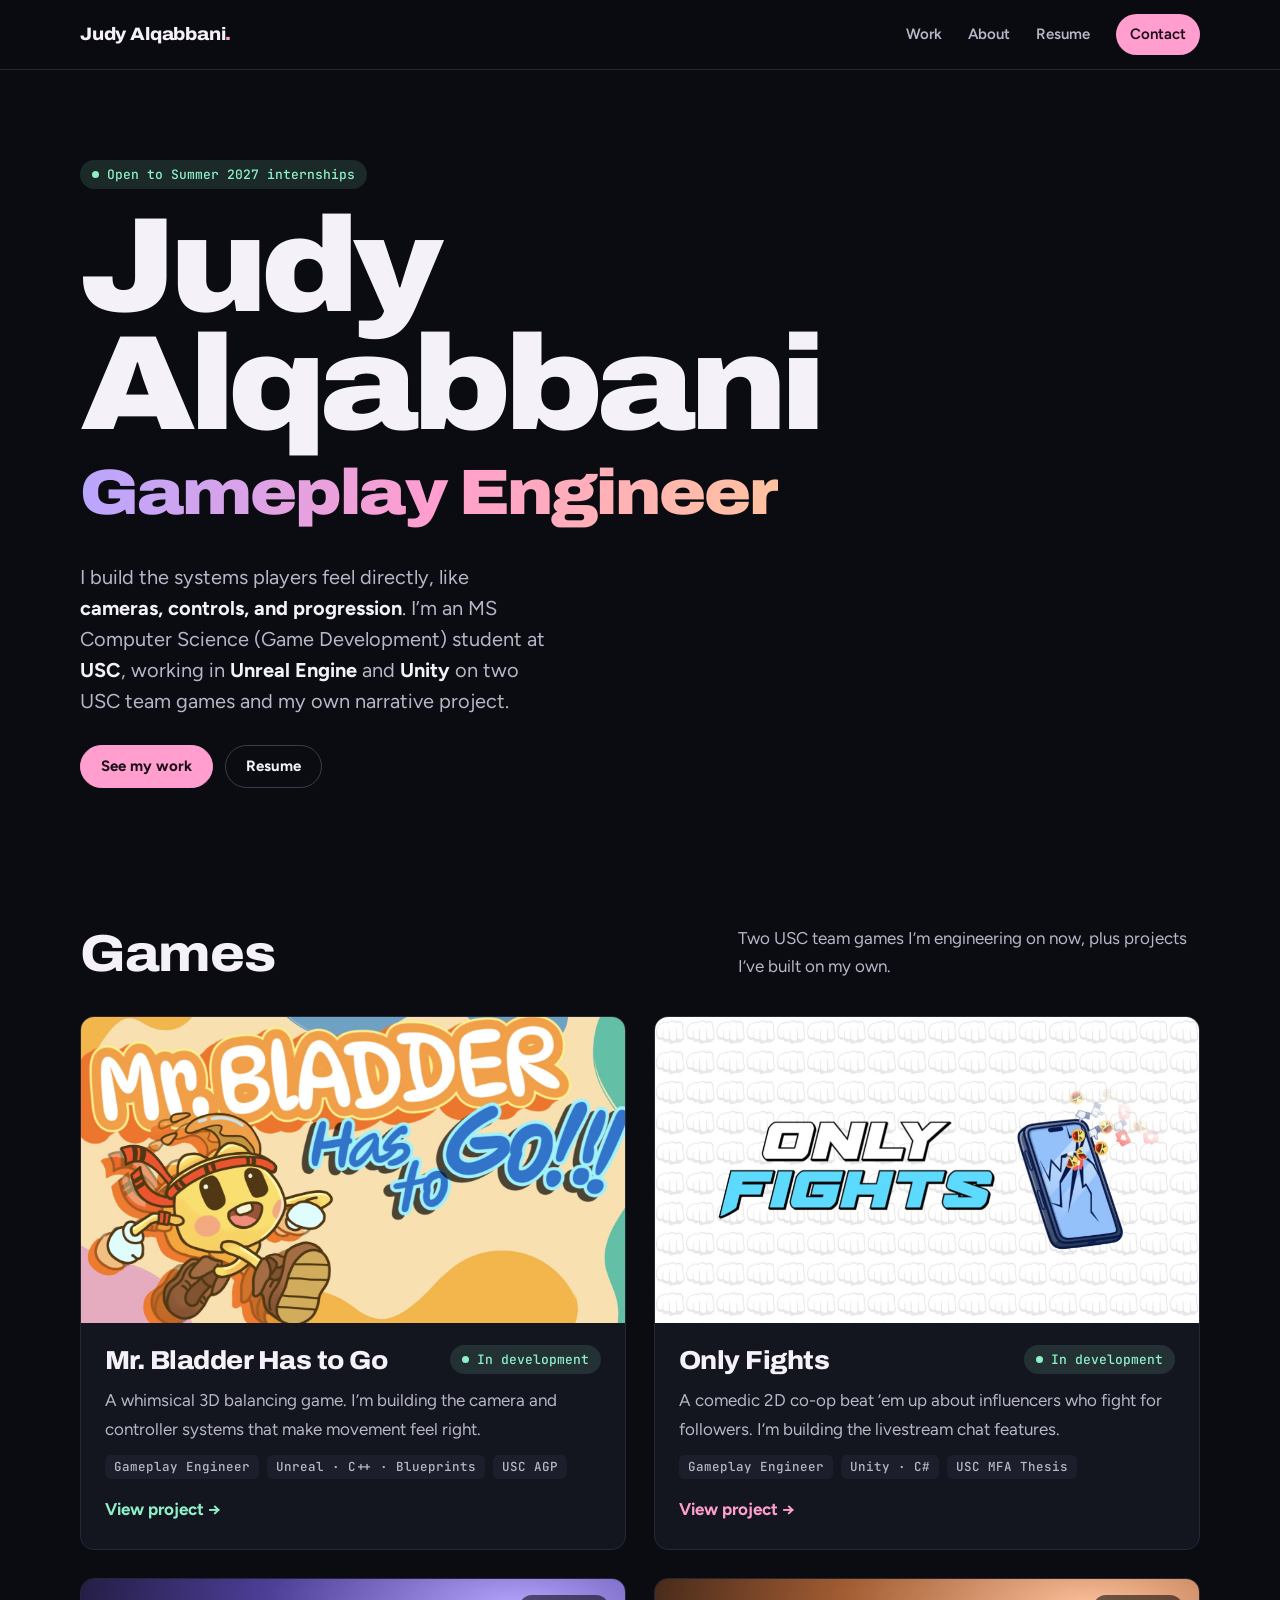
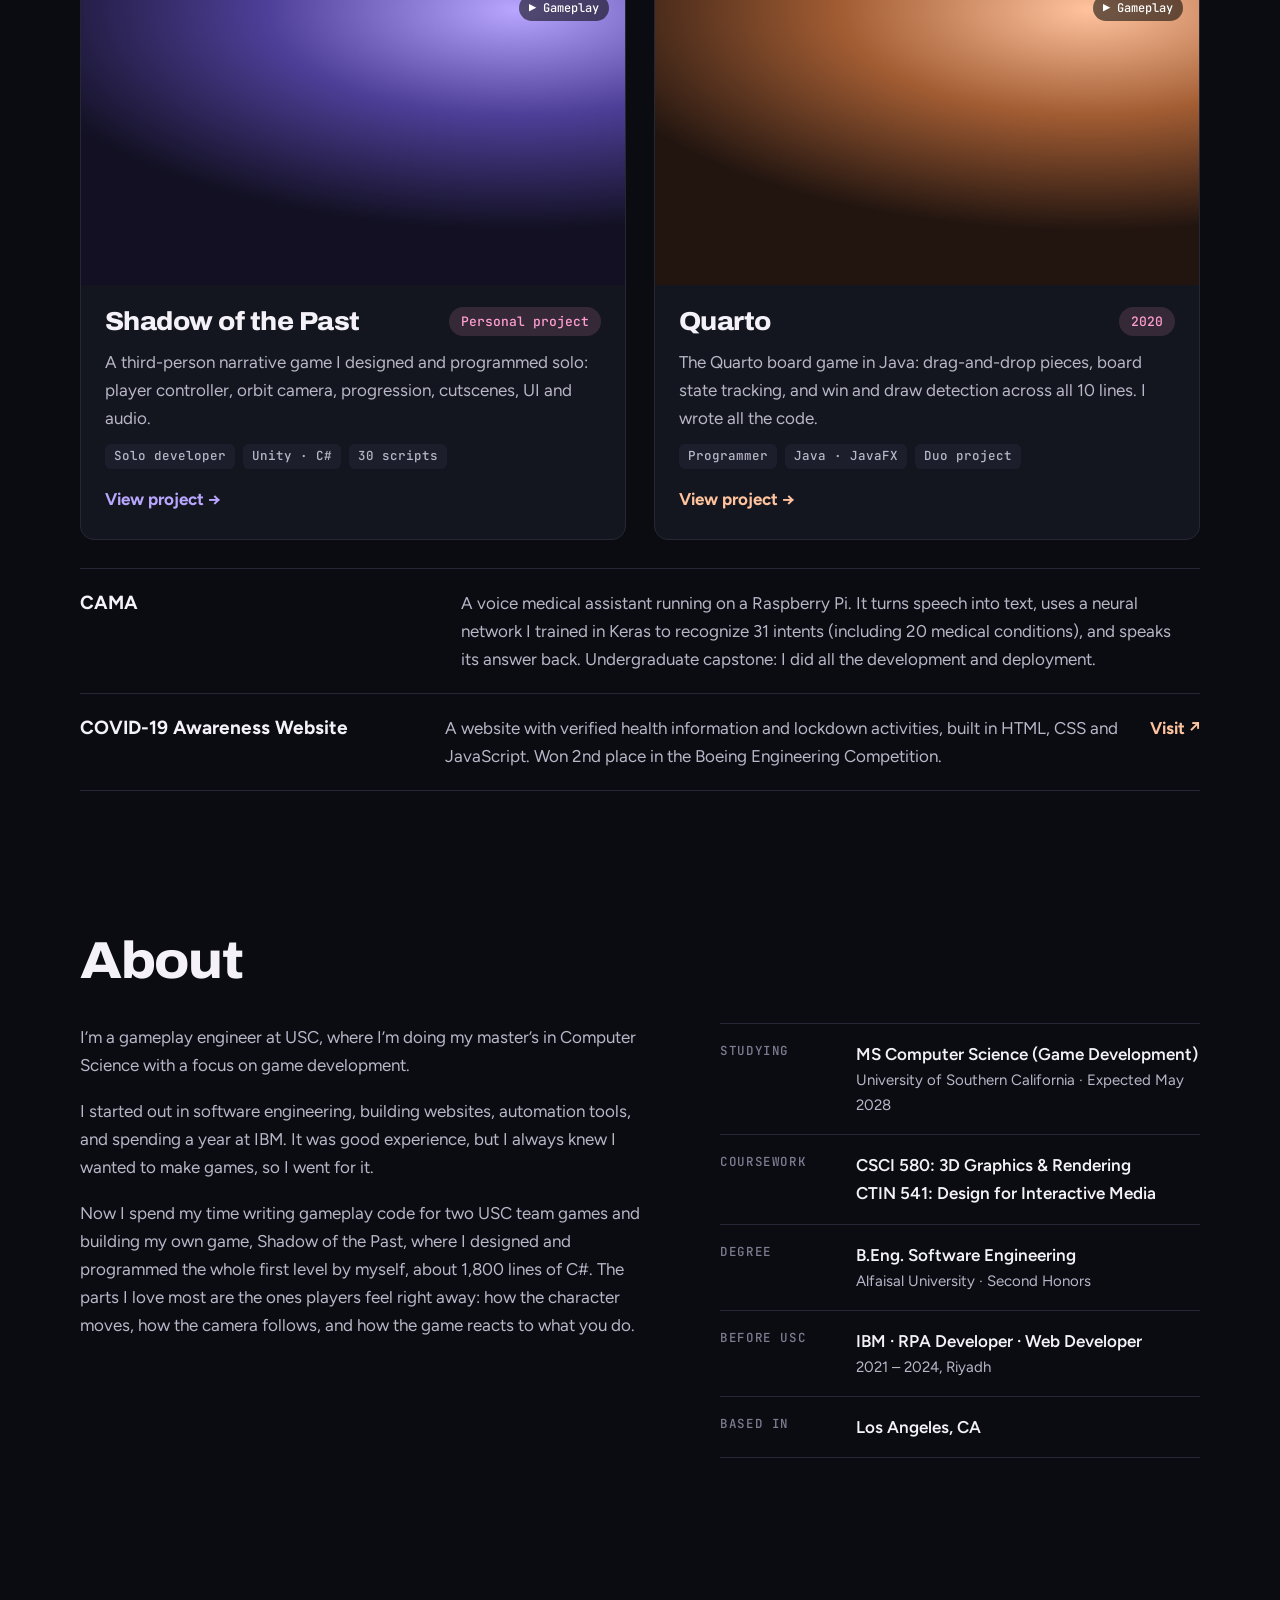
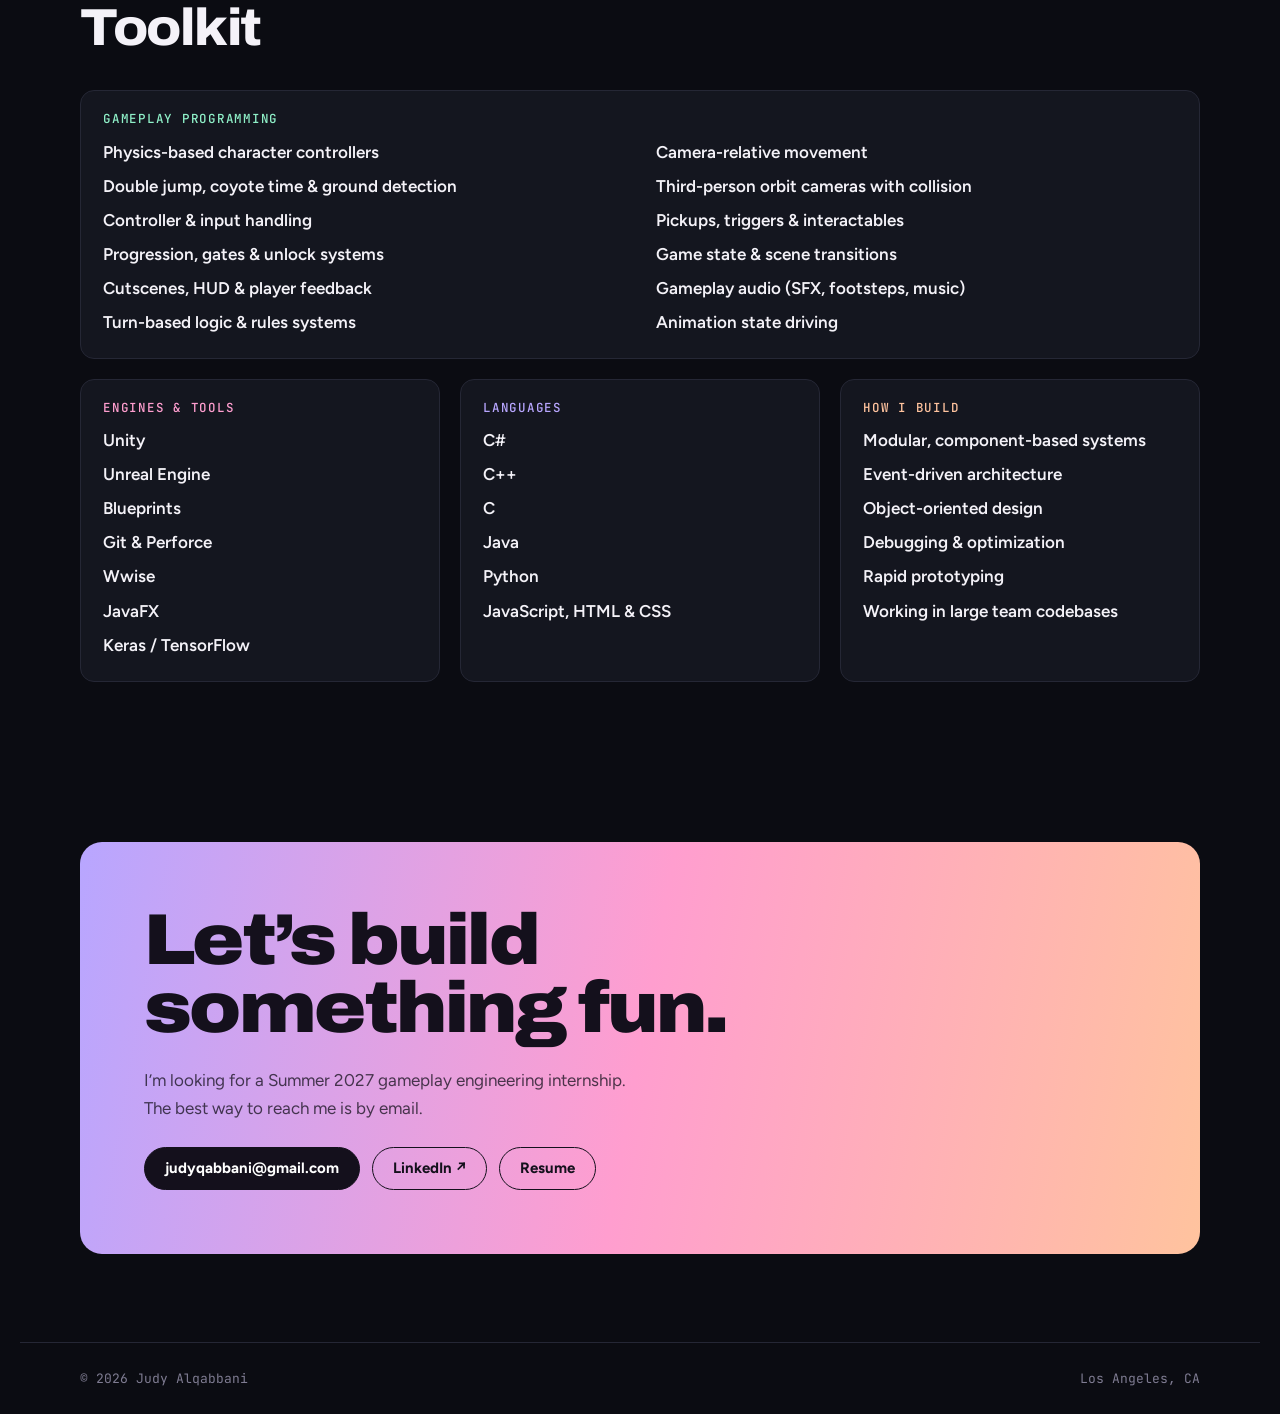
<file: index.html>
<!DOCTYPE html>
<html lang="en">
<head>
  <meta charset="utf-8">
  <meta name="viewport" content="width=device-width, initial-scale=1">
  <title>Judy Alqabbani · Gameplay Engineer</title>
  <meta name="description" content="Judy Alqabbani is a gameplay engineer and USC MS Computer Science (Game Development) student building gameplay systems in Unreal Engine and Unity.">
  <meta property="og:title" content="Judy Alqabbani · Gameplay Engineer">
  <meta property="og:description" content="Gameplay engineer building camera, control, and progression systems in Unreal Engine and Unity.">
  <link rel="preconnect" href="https://fonts.googleapis.com">
  <link rel="preconnect" href="https://fonts.gstatic.com" crossorigin>
  <link rel="stylesheet" href="https://fonts.googleapis.com/css2?family=Archivo:wdth,wght@100..125,700..900&family=Figtree:wght@400;600;700&family=JetBrains+Mono:wght@500&display=swap">
  <link rel="stylesheet" href="style.css">
</head>
<body>

<header class="site-head">
  <div class="wrap">
    <a class="logo" href="index.html">Judy Alqabbani<span>.</span></a>
    <nav class="site-nav">
      <a href="#work">Work</a>
      <a href="#about" class="hide-sm">About</a>
      <a href="resume.pdf" target="_blank" rel="noopener" class="hide-sm">Resume</a>
      <a href="#contact" class="nav-cta">Contact</a>
    </nav>
  </div>
</header>

<main class="wrap">

  <section class="hero">
    <span class="chip live">Open to Summer 2027 internships</span>
    <h1>Judy Alqabbani</h1>
    <p class="hero-role">Gameplay Engineer</p>
    <div class="hero-grid">
      <p class="hero-intro">I build the systems players feel directly, like <strong>cameras, controls, and progression</strong>. I’m an MS Computer Science (Game Development) student at <strong>USC</strong>, working in <strong>Unreal Engine</strong> and <strong>Unity</strong> on two USC team games and my own narrative project.</p>
      <div class="hero-side">
        <div class="btn-row">
          <a class="btn primary" href="#work">See my work</a>
          <a class="btn" href="resume.pdf" target="_blank" rel="noopener">Resume</a>
        </div>
      </div>
    </div>
  </section>

  <section id="work">
    <div class="section-head">
      <h2 class="section-title">Games</h2>
      <p>Two USC team games I’m engineering on now, plus projects I’ve built on my own.</p>
    </div>

    <div class="work-grid">
      <a class="card m-bladder" href="projects/mr-bladder.html">
        <div class="card-media m-bladder">
          <img data-optional src="img/mr-bladder-cover.jpg" alt="Mr. Bladder Has to Go key art">
        </div>
        <div class="card-body">
          <div class="card-top"><h3>Mr. Bladder Has to Go</h3><span class="chip live">In development</span></div>
          <p>A whimsical 3D balancing game. I’m building the camera and controller systems that make movement feel right.</p>
          <div class="tags"><span>Gameplay Engineer</span><span>Unreal · C++ · Blueprints</span><span>USC AGP</span></div>
          <span class="more">View project →</span>
        </div>
      </a>

      <a class="card m-fights" href="projects/only-fights.html">
        <div class="card-media m-fights">
          <img data-optional src="img/only-fights-cover.jpg" alt="Only Fights key art">
        </div>
        <div class="card-body">
          <div class="card-top"><h3>Only Fights</h3><span class="chip live">In development</span></div>
          <p>A comedic 2D co-op beat ’em up about influencers who fight for followers. I’m building the livestream chat features.</p>
          <div class="tags"><span>Gameplay Engineer</span><span>Unity · C#</span><span>USC MFA Thesis</span></div>
          <span class="more">View project →</span>
        </div>
      </a>

      <a class="card m-shadow" href="projects/shadow-of-the-past.html">
        <div class="card-media m-shadow">
          <img data-optional src="https://i.ytimg.com/vi/UN_A0KecBDI/maxresdefault.jpg" alt="">
          <span class="play">▶ Gameplay</span>
        </div>
        <div class="card-body">
          <div class="card-top"><h3>Shadow of the Past</h3><span class="chip accent">Personal project</span></div>
          <p>A third-person narrative game I designed and programmed solo: player controller, orbit camera, progression, cutscenes, UI and audio.</p>
          <div class="tags"><span>Solo developer</span><span>Unity · C#</span><span>30 scripts</span></div>
          <span class="more">View project →</span>
        </div>
      </a>

      <a class="card m-quarto" href="projects/quarto.html">
        <div class="card-media m-quarto">
          <img data-optional src="https://i.ytimg.com/vi/Zv7Zt7JfGW8/maxresdefault.jpg" alt="">
          <span class="play">▶ Gameplay</span>
        </div>
        <div class="card-body">
          <div class="card-top"><h3>Quarto</h3><span class="chip accent">2020</span></div>
          <p>The Quarto board game in Java: drag-and-drop pieces, board state tracking, and win and draw detection across all 10 lines. I wrote all the code.</p>
          <div class="tags"><span>Programmer</span><span>Java · JavaFX</span><span>Duo project</span></div>
          <span class="more">View project →</span>
        </div>
      </a>
    </div>

    <div class="others">
      <div class="other">
        <h3>CAMA</h3>
        <p>A voice medical assistant running on a Raspberry Pi. It turns speech into text, uses a neural network I trained in Keras to recognize 31 intents (including 20 medical conditions), and speaks its answer back. Undergraduate capstone: I did all the development and deployment.</p>
        <span></span>
      </div>
      <div class="other">
        <h3>COVID-19 Awareness Website</h3>
        <p>A website with verified health information and lockdown activities, built in HTML, CSS and JavaScript. Won 2nd place in the Boeing Engineering Competition.</p>
        <a href="https://covid-19-awareness-web-platform.netlify.app/home" target="_blank" rel="noopener">Visit ↗</a>
      </div>
    </div>
  </section>

  <section id="about">
    <div class="section-head"><h2 class="section-title">About</h2></div>
    <div class="about-grid">
      <div>
        <p>I’m a gameplay engineer at USC, where I’m doing my master’s in Computer Science with a focus on game development.</p>
        <p>I started out in software engineering, building websites, automation tools, and spending a year at IBM. It was good experience, but I always knew I wanted to make games, so I went for it.</p>
        <p>Now I spend my time writing gameplay code for two USC team games and building my own game, Shadow of the Past, where I designed and programmed the whole first level by myself, about 1,800 lines of C#. The parts I love most are the ones players feel right away: how the character moves, how the camera follows, and how the game reacts to what you do.</p>
      </div>
      <dl class="facts">
        <div><dt>Studying</dt><dd>MS Computer Science (Game Development)<small>University of Southern California · Expected May 2028</small></dd></div>
        <div><dt>Coursework</dt><dd class="list">CSCI 580: 3D Graphics &amp; Rendering<br>CTIN 541: Design for Interactive Media</dd></div>
        <div><dt>Degree</dt><dd>B.Eng. Software Engineering<small>Alfaisal University · Second Honors</small></dd></div>
        <div><dt>Before USC</dt><dd>IBM · RPA Developer · Web Developer<small>2021 – 2024, Riyadh</small></dd></div>
        <div><dt>Based in</dt><dd>Los Angeles, CA</dd></div>
      </dl>
    </div>
  </section>

  <section id="skills">
    <div class="section-head"><h2 class="section-title">Toolkit</h2></div>
    <div class="skills">
      <div class="skill wide"><h3>Gameplay Programming</h3><ul class="cols">
        <li>Physics-based character controllers</li>
        <li>Camera-relative movement</li>
        <li>Double jump, coyote time &amp; ground detection</li>
        <li>Third-person orbit cameras with collision</li>
        <li>Controller &amp; input handling</li>
        <li>Pickups, triggers &amp; interactables</li>
        <li>Progression, gates &amp; unlock systems</li>
        <li>Game state &amp; scene transitions</li>
        <li>Cutscenes, HUD &amp; player feedback</li>
        <li>Gameplay audio (SFX, footsteps, music)</li>
        <li>Turn-based logic &amp; rules systems</li>
        <li>Animation state driving</li>
      </ul></div>
      <div class="skill"><h3>Engines &amp; Tools</h3><ul><li>Unity</li><li>Unreal Engine</li><li>Blueprints</li><li>Git &amp; Perforce</li><li>Wwise</li><li>JavaFX</li><li>Keras / TensorFlow</li></ul></div>
      <div class="skill"><h3>Languages</h3><ul><li>C#</li><li>C++</li><li>C</li><li>Java</li><li>Python</li><li>JavaScript, HTML &amp; CSS</li></ul></div>
      <div class="skill"><h3>How I Build</h3><ul><li>Modular, component-based systems</li><li>Event-driven architecture</li><li>Object-oriented design</li><li>Debugging &amp; optimization</li><li>Rapid prototyping</li><li>Working in large team codebases</li></ul></div>
    </div>
  </section>

  <section id="contact" class="contact">
    <div class="contact-card">
      <h2>Let’s build something fun.</h2>
      <p>I’m looking for a Summer 2027 gameplay engineering internship. The best way to reach me is by email.</p>
      <div class="btn-row">
        <a class="btn primary" href="mailto:judyqabbani@gmail.com">judyqabbani@gmail.com</a>
        <a class="btn" href="https://www.linkedin.com/in/judyalqabbani" target="_blank" rel="noopener">LinkedIn ↗</a>
        <a class="btn" href="resume.pdf" target="_blank" rel="noopener">Resume</a>
      </div>
    </div>
  </section>

</main>

<footer class="site-foot">
  <div class="wrap"><span>© <span data-year>2026</span> Judy Alqabbani</span><span>Los Angeles, CA</span></div>
</footer>

<script src="main.js"></script>
</body>
</html>
</file>
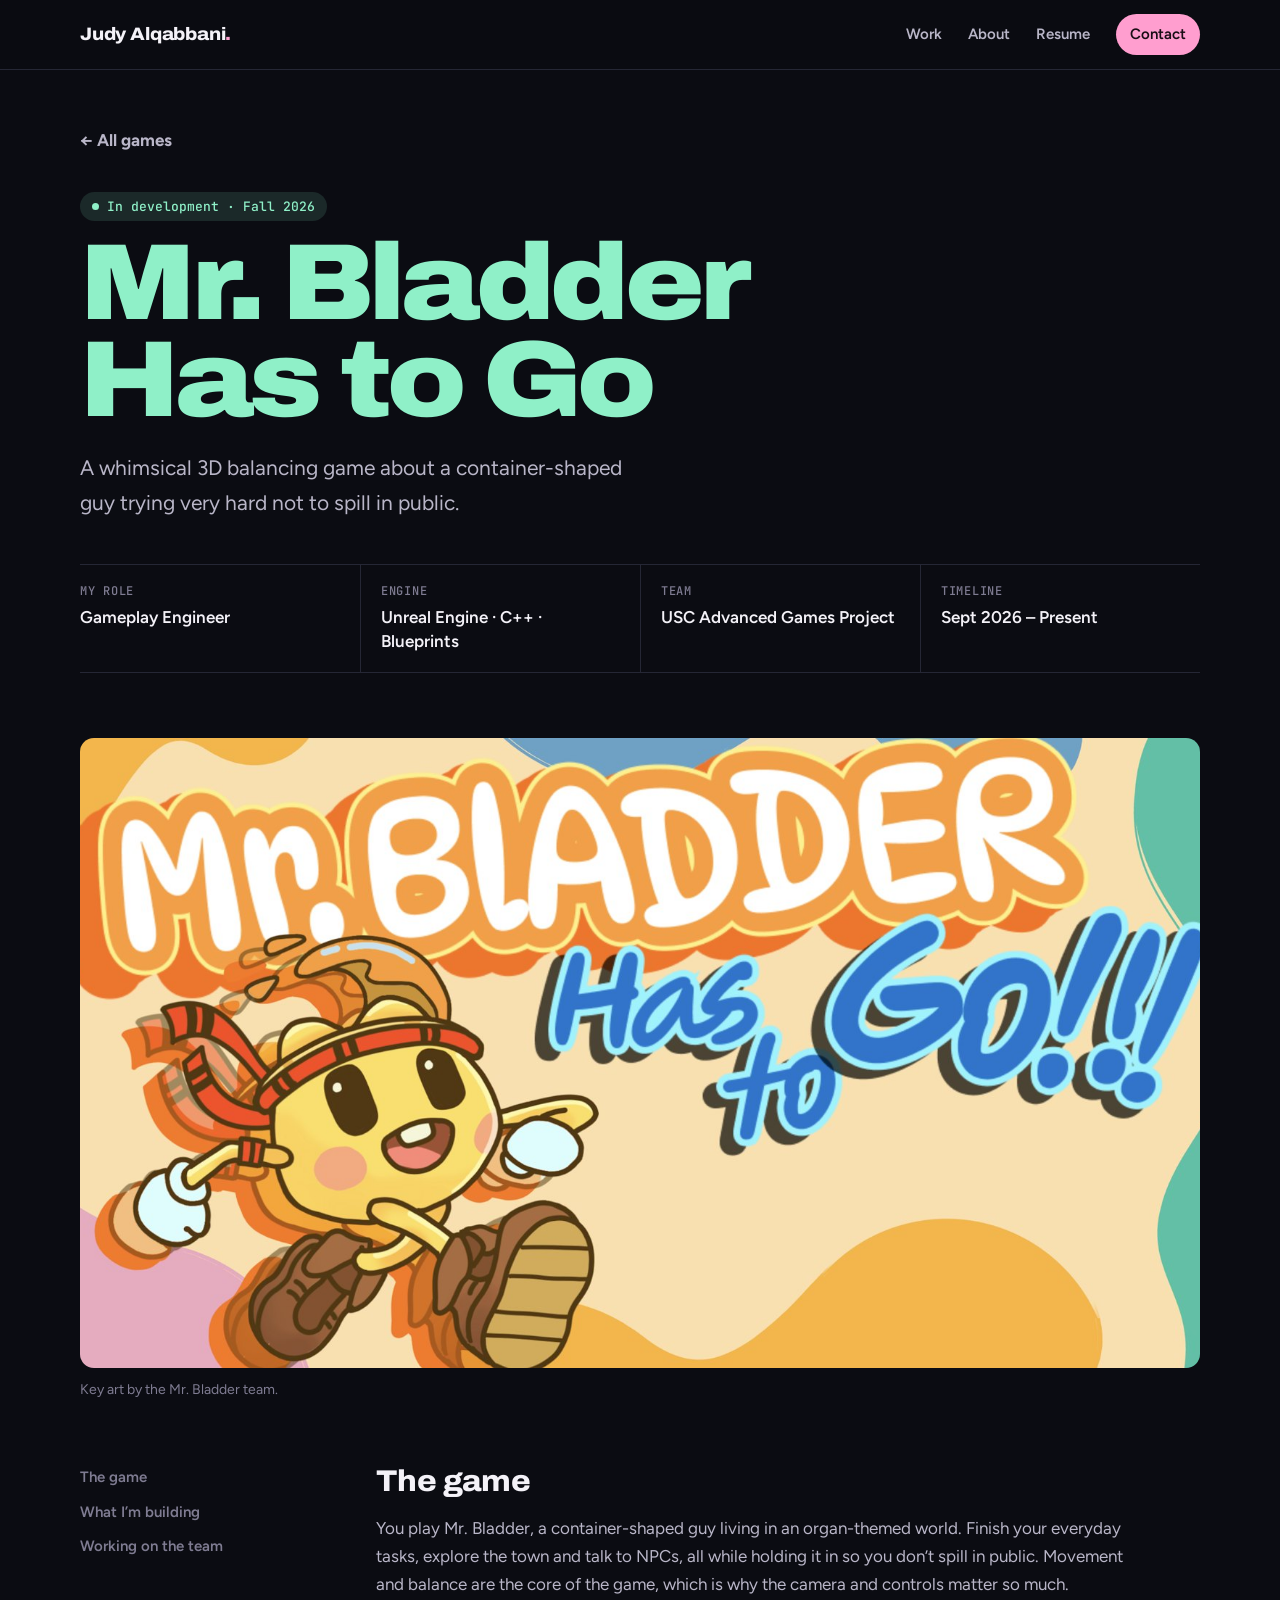
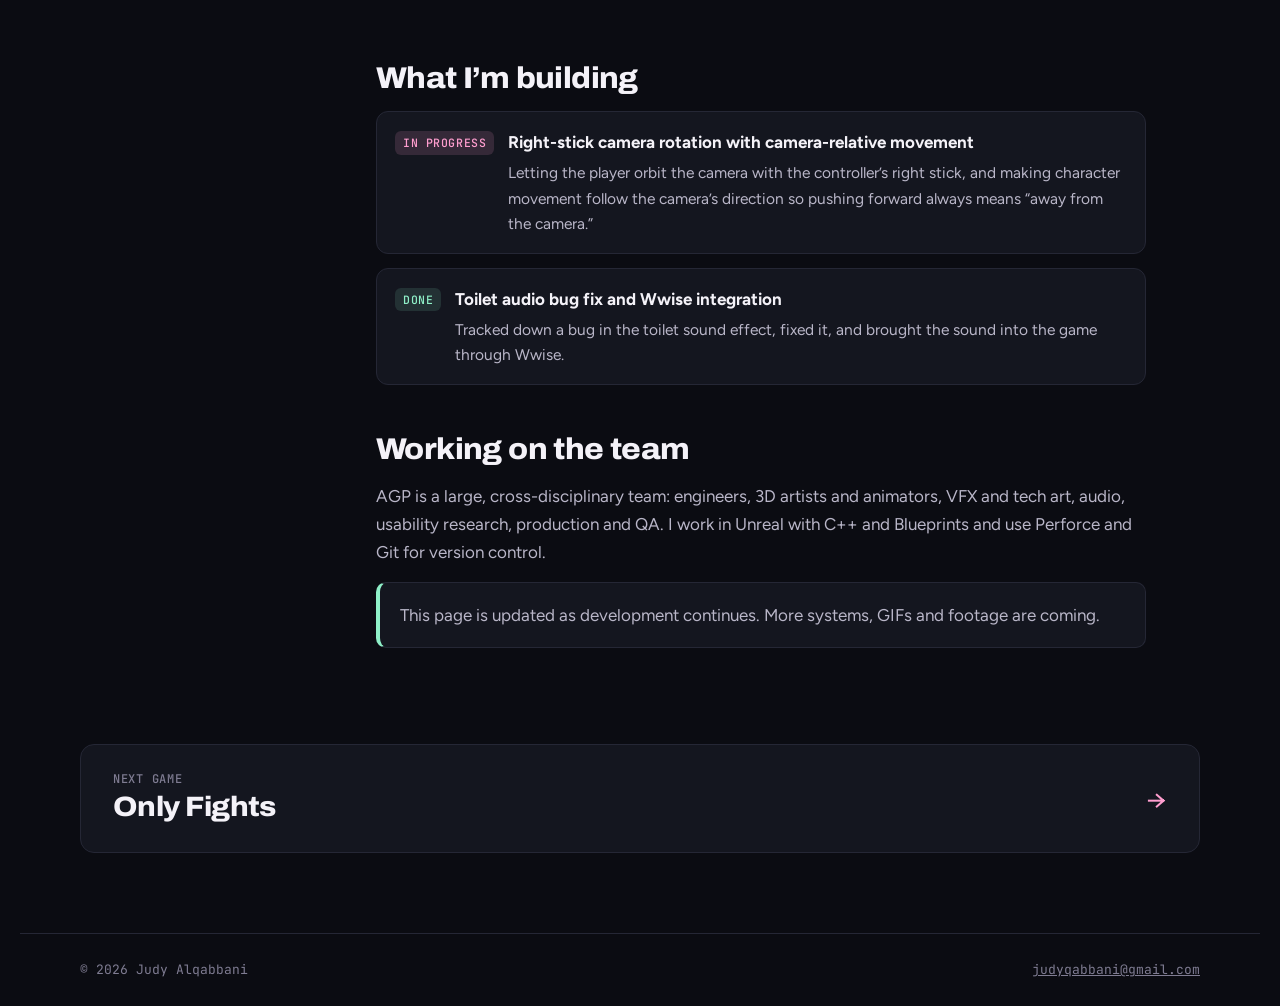
<file: projects/mr-bladder.html>
<!DOCTYPE html>
<html lang="en">
<head>
  <meta charset="utf-8">
  <meta name="viewport" content="width=device-width, initial-scale=1">
  <title>Mr. Bladder Has to Go · Judy Alqabbani</title>
  <meta name="description" content="A whimsical 3D balancing game about a container-shaped guy trying very hard not to spill in public.">
  <link rel="preconnect" href="https://fonts.googleapis.com">
  <link rel="preconnect" href="https://fonts.gstatic.com" crossorigin>
  <link rel="stylesheet" href="https://fonts.googleapis.com/css2?family=Archivo:wdth,wght@100..125,700..900&family=Figtree:wght@400;600;700&family=JetBrains+Mono:wght@500&display=swap">
  <link rel="stylesheet" href="../style.css">
</head>
<body>

<header class="site-head">
  <div class="wrap">
    <a class="logo" href="../index.html">Judy Alqabbani<span>.</span></a>
    <nav class="site-nav">
      <a href="../index.html#work">Work</a>
      <a href="../index.html#about" class="hide-sm">About</a>
      <a href="../resume.pdf" target="_blank" rel="noopener" class="hide-sm">Resume</a>
      <a href="../index.html#contact" class="nav-cta">Contact</a>
    </nav>
  </div>
</header>

<main class="wrap m-bladder">
  <div class="p-hero">
    <a class="back" href="../index.html#work">← All games</a><br>
    <span class="chip live">In development · Fall 2026</span>
    <h1>Mr. Bladder Has to Go</h1>
    <p class="tagline">A whimsical 3D balancing game about a container-shaped guy trying very hard not to spill in public.</p>
    <dl class="meta-grid">
      <div><dt>My role</dt><dd>Gameplay Engineer</dd></div>
      <div><dt>Engine</dt><dd>Unreal Engine · C++ · Blueprints</dd></div>
      <div><dt>Team</dt><dd>USC Advanced Games Project</dd></div>
      <div><dt>Timeline</dt><dd>Sept 2026 – Present</dd></div>
    </dl>
  </div>

  <figure class="video">
    <img class="cover-img" src="../img/mr-bladder-cover.jpg" alt="Mr. Bladder Has to Go key art">
    <figcaption class="caption">Key art by the Mr. Bladder team.</figcaption>
  </figure>

  <div class="p-body">
    <nav class="toc" aria-label="On this page">
      <a href="#game">The game</a>
      <a href="#contributions">What I’m building</a>
      <a href="#team">Working on the team</a>
    </nav>
    <div class="p-content">
      <section id="game">
        <h2>The game</h2>
        <p>You play Mr. Bladder, a container-shaped guy living in an organ-themed world. Finish your everyday tasks, explore the town and talk to NPCs, all while holding it in so you don’t spill in public. Movement and balance are the core of the game, which is why the camera and controls matter so much.</p>
      </section>
      <section id="contributions">
        <h2>What I’m building</h2>
        <ul class="contrib">
          <li><span class="status wip">In progress</span><div><strong>Right-stick camera rotation with camera-relative movement</strong><p>Letting the player orbit the camera with the controller’s right stick, and making character movement follow the camera’s direction so pushing forward always means “away from the camera.”</p></div></li>
          <li><span class="status done">Done</span><div><strong>Toilet audio bug fix and Wwise integration</strong><p>Tracked down a bug in the toilet sound effect, fixed it, and brought the sound into the game through Wwise.</p></div></li>
        </ul>
      </section>
      <section id="team">
        <h2>Working on the team</h2>
        <p>AGP is a large, cross-disciplinary team: engineers, 3D artists and animators, VFX and tech art, audio, usability research, production and QA. I work in Unreal with C++ and Blueprints and use Perforce and Git for version control.</p>
        <div class="callout"><p>This page is updated as development continues. More systems, GIFs and footage are coming.</p></div>
      </section>
    </div>
  </div>

  <a class="next" href="only-fights.html">
    <div><small>Next game</small><strong>Only Fights</strong></div>
    <span class="arrow">→</span>
  </a>
</main>

<footer class="site-foot">
  <div class="wrap"><span>© <span data-year>2026</span> Judy Alqabbani</span><a href="mailto:judyqabbani@gmail.com">judyqabbani@gmail.com</a></div>
</footer>

<script src="../main.js"></script>
</body>
</html>
</file>
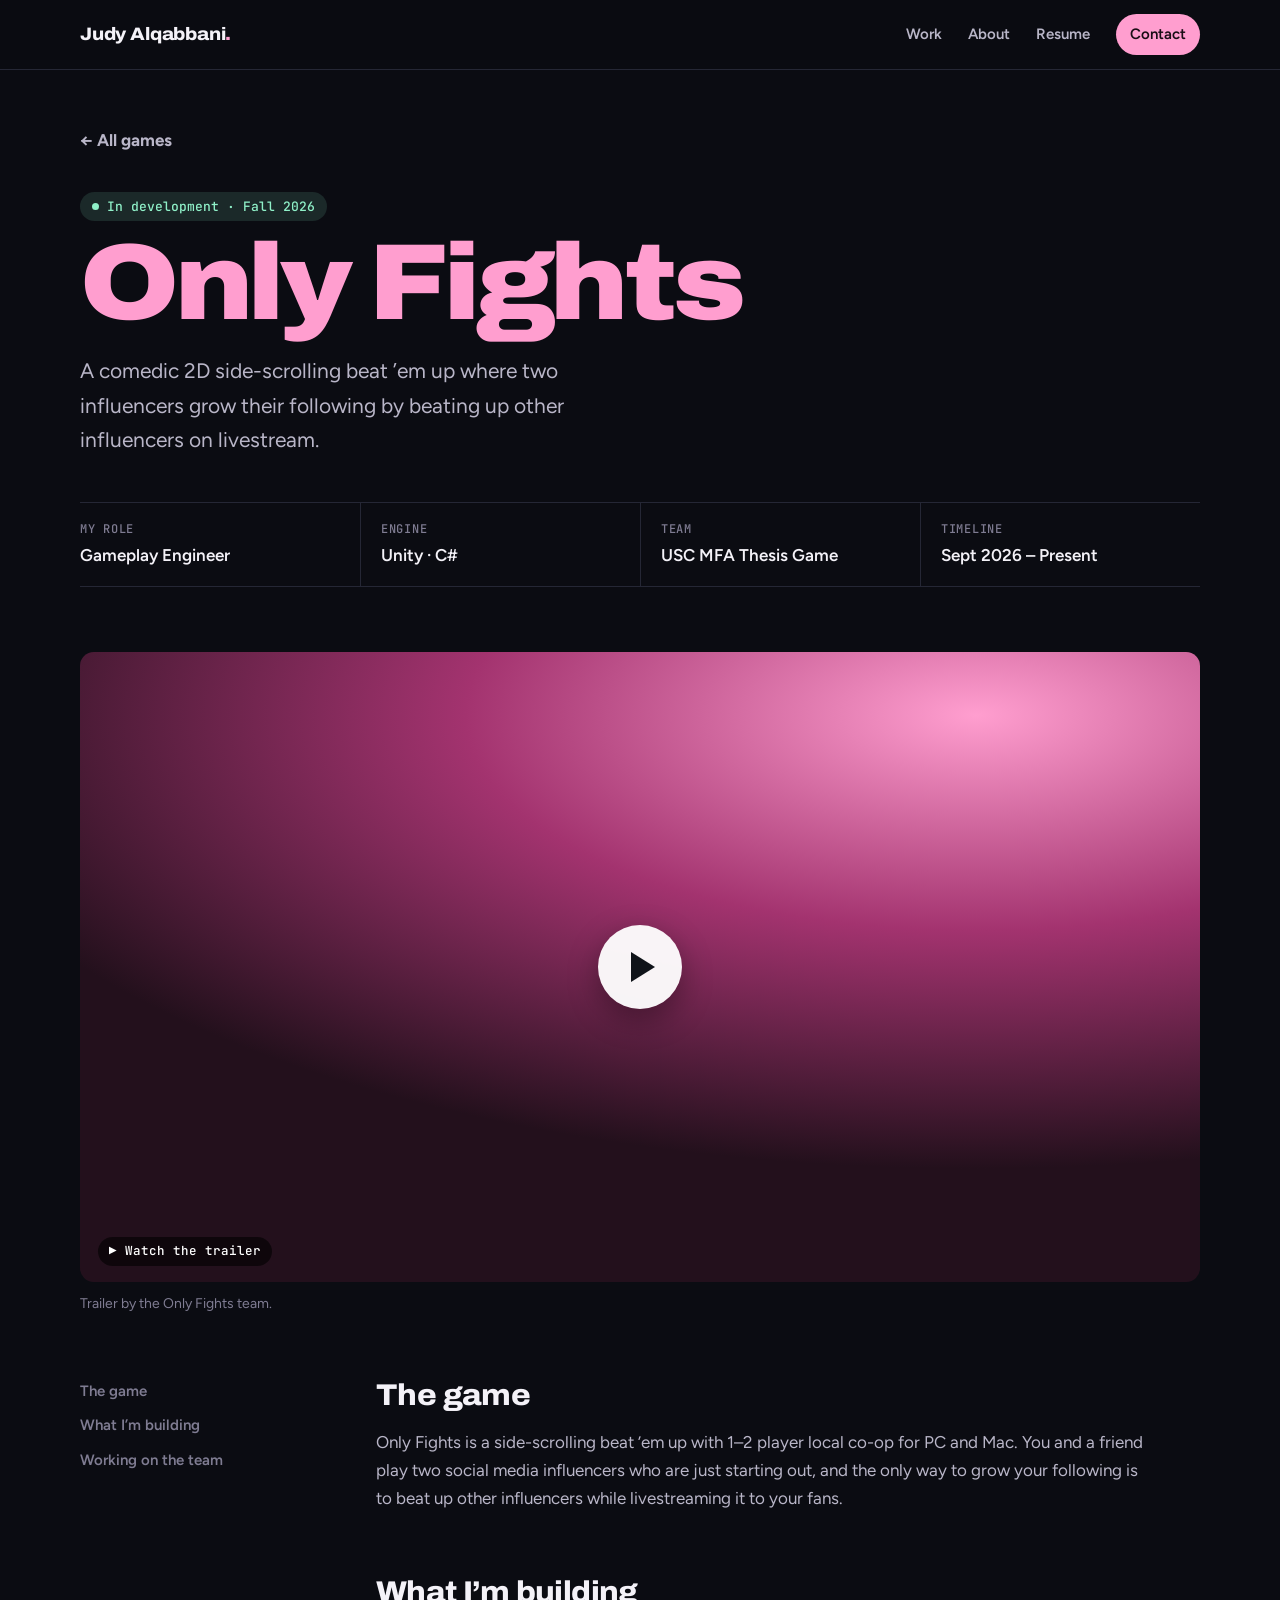
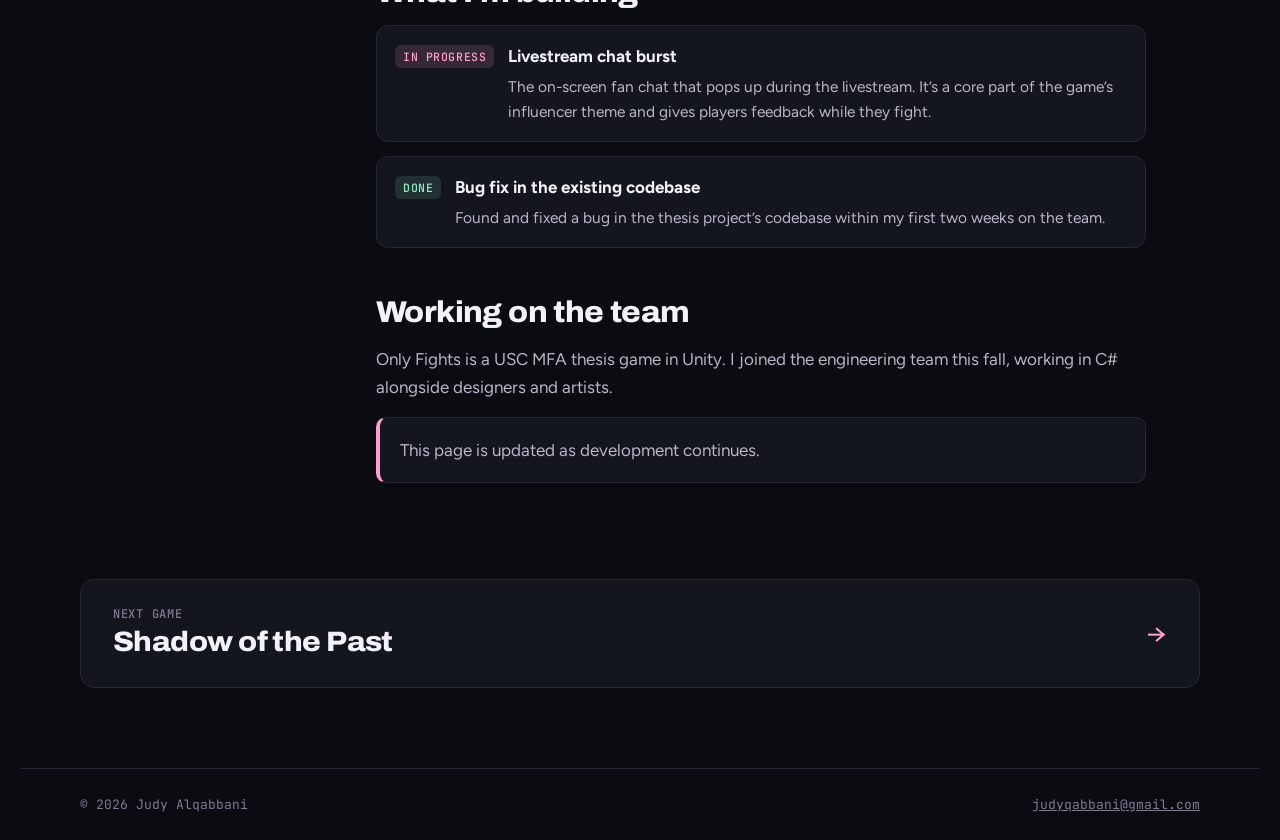
<file: projects/only-fights.html>
<!DOCTYPE html>
<html lang="en">
<head>
  <meta charset="utf-8">
  <meta name="viewport" content="width=device-width, initial-scale=1">
  <title>Only Fights · Judy Alqabbani</title>
  <meta name="description" content="A comedic 2D side-scrolling beat ’em up where two influencers grow their following by beating up other influencers on livestream.">
  <link rel="preconnect" href="https://fonts.googleapis.com">
  <link rel="preconnect" href="https://fonts.gstatic.com" crossorigin>
  <link rel="stylesheet" href="https://fonts.googleapis.com/css2?family=Archivo:wdth,wght@100..125,700..900&family=Figtree:wght@400;600;700&family=JetBrains+Mono:wght@500&display=swap">
  <link rel="stylesheet" href="../style.css">
</head>
<body>

<header class="site-head">
  <div class="wrap">
    <a class="logo" href="../index.html">Judy Alqabbani<span>.</span></a>
    <nav class="site-nav">
      <a href="../index.html#work">Work</a>
      <a href="../index.html#about" class="hide-sm">About</a>
      <a href="../resume.pdf" target="_blank" rel="noopener" class="hide-sm">Resume</a>
      <a href="../index.html#contact" class="nav-cta">Contact</a>
    </nav>
  </div>
</header>

<main class="wrap m-fights">
  <div class="p-hero">
    <a class="back" href="../index.html#work">← All games</a><br>
    <span class="chip live">In development · Fall 2026</span>
    <h1>Only Fights</h1>
    <p class="tagline">A comedic 2D side-scrolling beat ’em up where two influencers grow their following by beating up other influencers on livestream.</p>
    <dl class="meta-grid">
      <div><dt>My role</dt><dd>Gameplay Engineer</dd></div>
      <div><dt>Engine</dt><dd>Unity · C#</dd></div>
      <div><dt>Team</dt><dd>USC MFA Thesis Game</dd></div>
      <div><dt>Timeline</dt><dd>Sept 2026 – Present</dd></div>
    </dl>
  </div>

  <div class="video">
    <button class="yt m-fights" data-id="CHskDTyWw9Y" aria-label="Play Watch the trailer">
      <img data-optional src="https://i.ytimg.com/vi/CHskDTyWw9Y/maxresdefault.jpg" alt="">
      <span class="play-btn"></span>
      <span class="yt-label">▶ Watch the trailer</span>
    </button>
    <p class="caption">Trailer by the Only Fights team.</p>
  </div>

  <div class="p-body">
    <nav class="toc" aria-label="On this page">
      <a href="#game">The game</a>
      <a href="#contributions">What I’m building</a>
      <a href="#team">Working on the team</a>
    </nav>
    <div class="p-content">
      <section id="game">
        <h2>The game</h2>
        <p>Only Fights is a side-scrolling beat ’em up with 1–2 player local co-op for PC and Mac. You and a friend play two social media influencers who are just starting out, and the only way to grow your following is to beat up other influencers while livestreaming it to your fans.</p>
      </section>
      <section id="contributions">
        <h2>What I’m building</h2>
        <ul class="contrib">
          <li><span class="status wip">In progress</span><div><strong>Livestream chat burst</strong><p>The on-screen fan chat that pops up during the livestream. It’s a core part of the game’s influencer theme and gives players feedback while they fight.</p></div></li>
          <li><span class="status done">Done</span><div><strong>Bug fix in the existing codebase</strong><p>Found and fixed a bug in the thesis project’s codebase within my first two weeks on the team.</p></div></li>
        </ul>
      </section>
      <section id="team">
        <h2>Working on the team</h2>
        <p>Only Fights is a USC MFA thesis game in Unity. I joined the engineering team this fall, working in C# alongside designers and artists.</p>
        <div class="callout"><p>This page is updated as development continues.</p></div>
      </section>
    </div>
  </div>

  <a class="next" href="shadow-of-the-past.html">
    <div><small>Next game</small><strong>Shadow of the Past</strong></div>
    <span class="arrow">→</span>
  </a>
</main>

<footer class="site-foot">
  <div class="wrap"><span>© <span data-year>2026</span> Judy Alqabbani</span><a href="mailto:judyqabbani@gmail.com">judyqabbani@gmail.com</a></div>
</footer>

<script src="../main.js"></script>
</body>
</html>
</file>
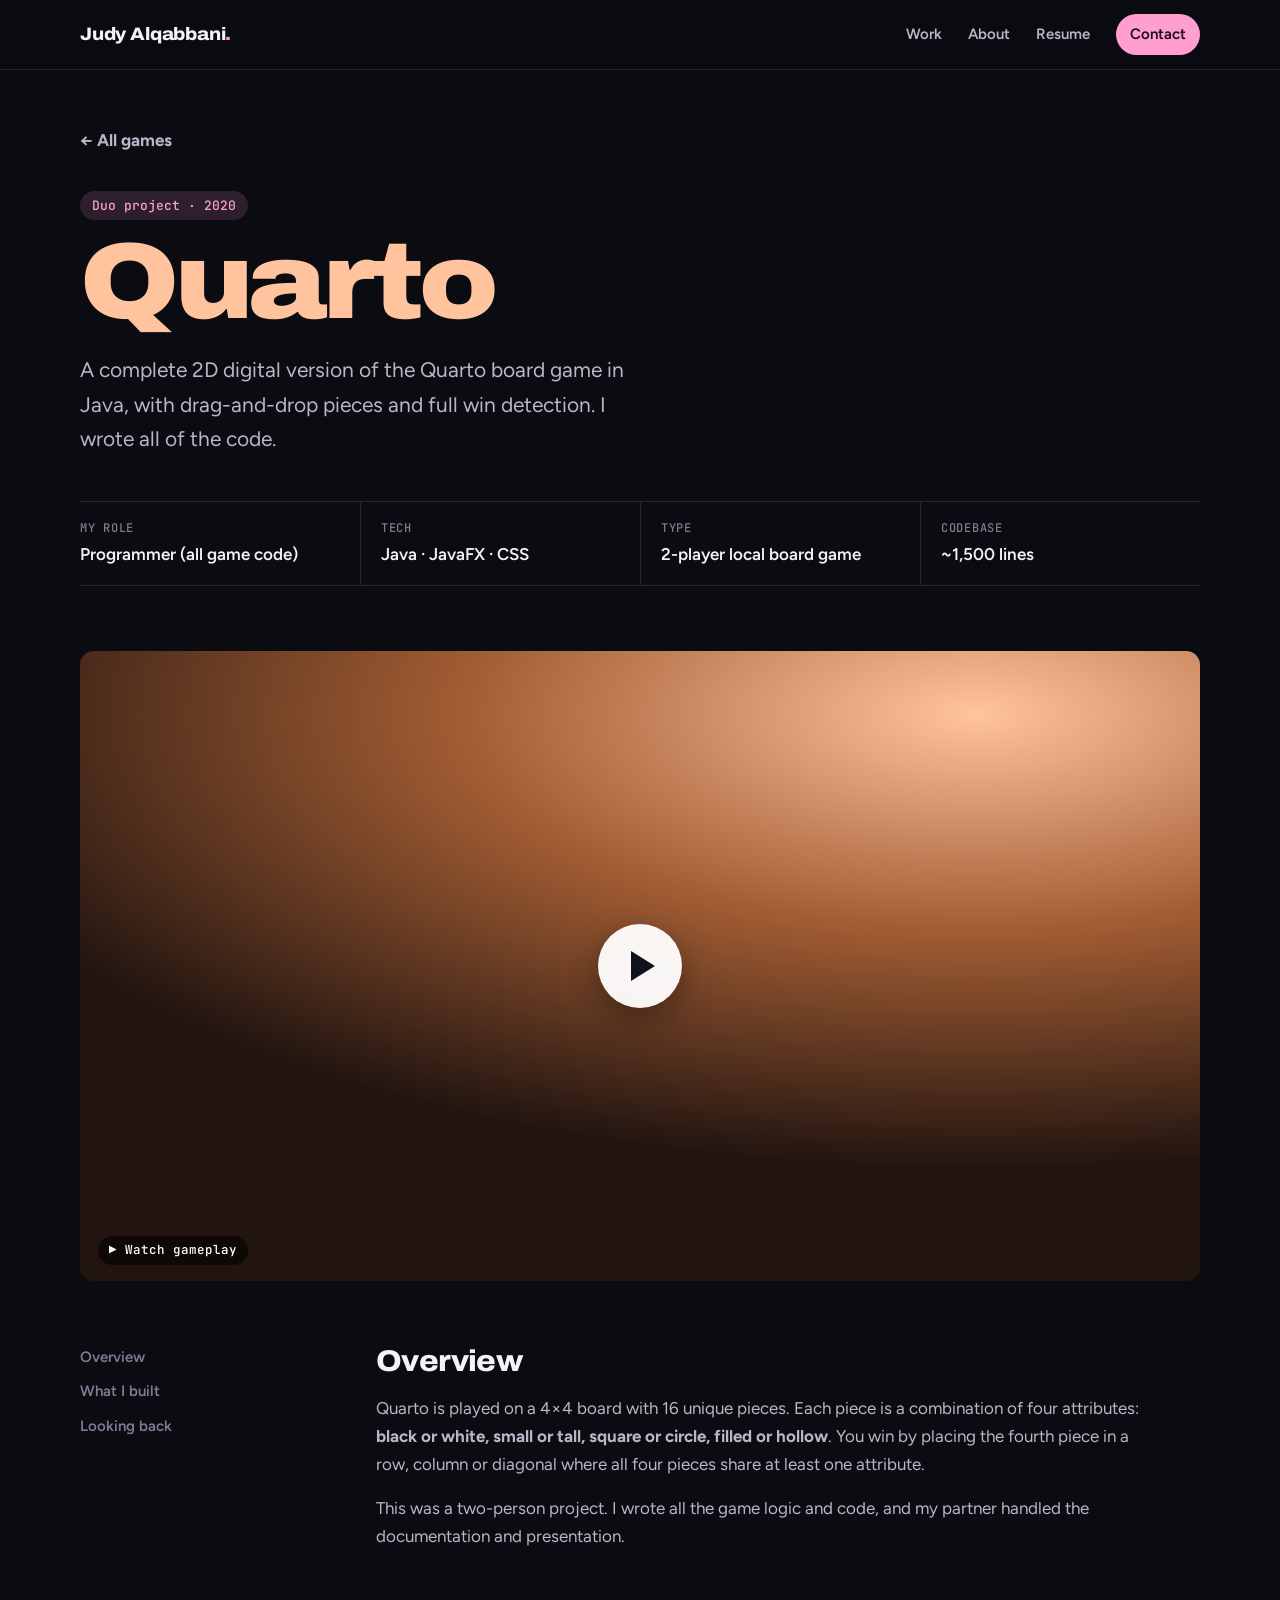
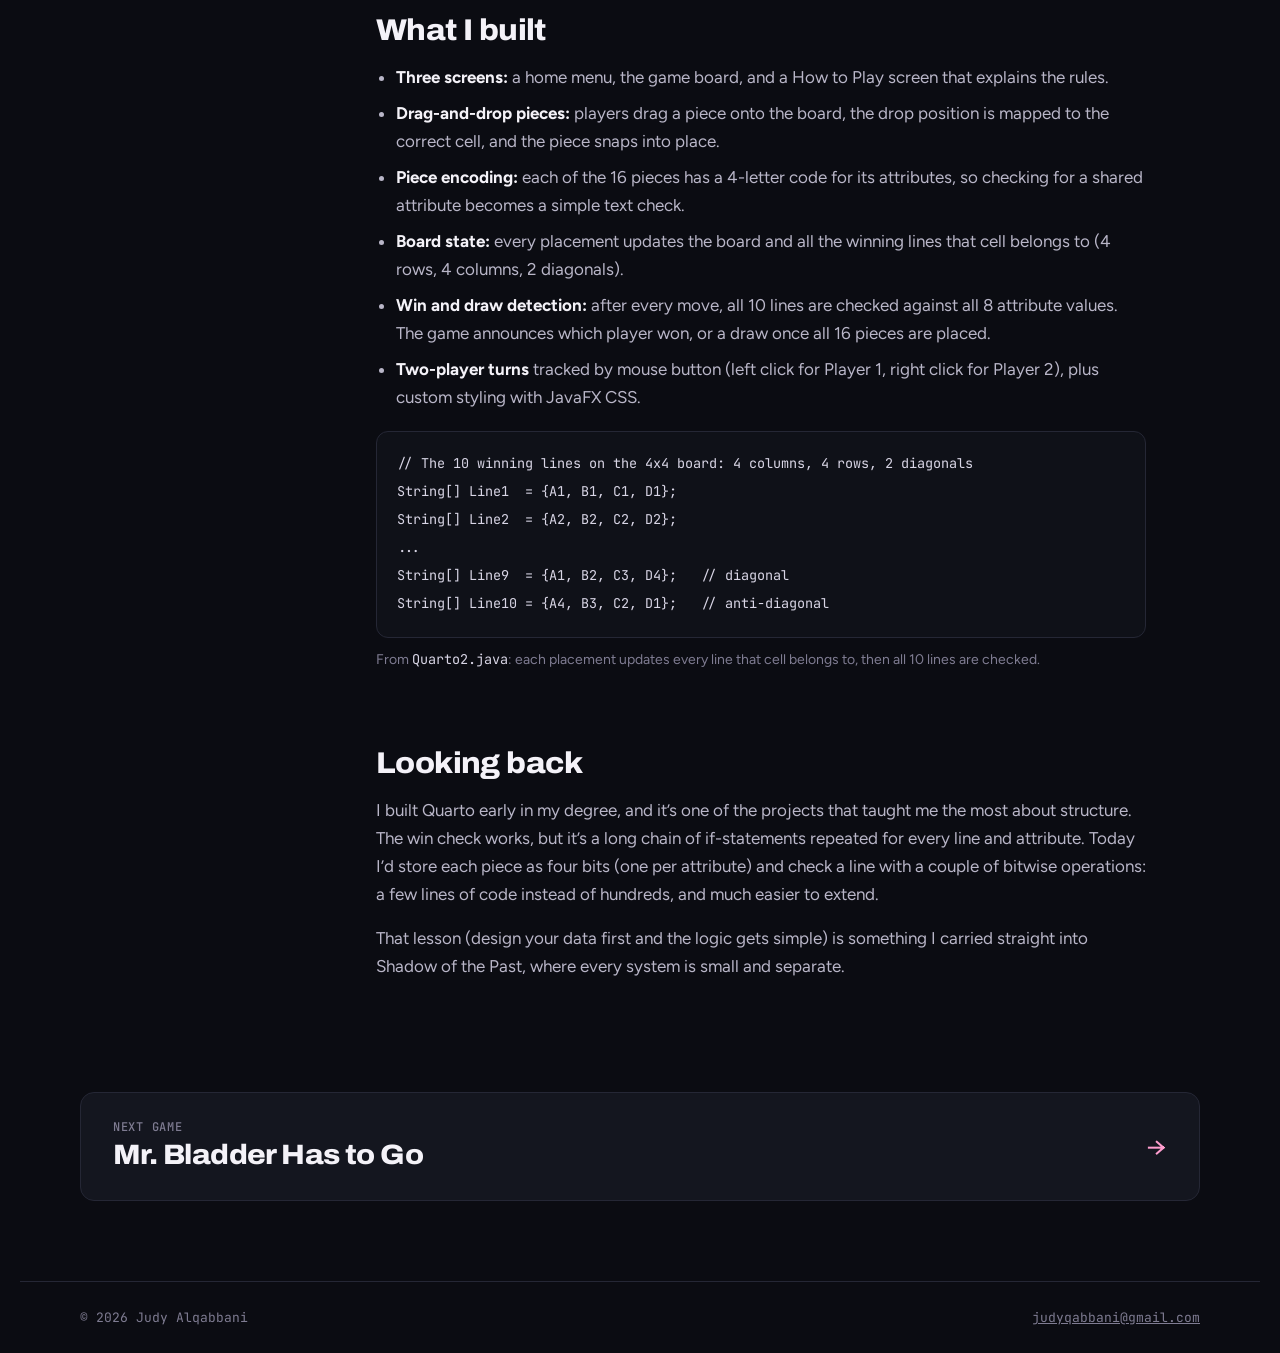
<file: projects/quarto.html>
<!DOCTYPE html>
<html lang="en">
<head>
  <meta charset="utf-8">
  <meta name="viewport" content="width=device-width, initial-scale=1">
  <title>Quarto · Judy Alqabbani</title>
  <meta name="description" content="A complete 2D digital version of the Quarto board game in Java, with drag-and-drop pieces and full win detection. I wrote all of the code.">
  <link rel="preconnect" href="https://fonts.googleapis.com">
  <link rel="preconnect" href="https://fonts.gstatic.com" crossorigin>
  <link rel="stylesheet" href="https://fonts.googleapis.com/css2?family=Archivo:wdth,wght@100..125,700..900&family=Figtree:wght@400;600;700&family=JetBrains+Mono:wght@500&display=swap">
  <link rel="stylesheet" href="../style.css">
</head>
<body>

<header class="site-head">
  <div class="wrap">
    <a class="logo" href="../index.html">Judy Alqabbani<span>.</span></a>
    <nav class="site-nav">
      <a href="../index.html#work">Work</a>
      <a href="../index.html#about" class="hide-sm">About</a>
      <a href="../resume.pdf" target="_blank" rel="noopener" class="hide-sm">Resume</a>
      <a href="../index.html#contact" class="nav-cta">Contact</a>
    </nav>
  </div>
</header>

<main class="wrap m-quarto">
  <div class="p-hero">
    <a class="back" href="../index.html#work">← All games</a><br>
    <span class="chip accent">Duo project · 2020</span>
    <h1>Quarto</h1>
    <p class="tagline">A complete 2D digital version of the Quarto board game in Java, with drag-and-drop pieces and full win detection. I wrote all of the code.</p>
    <dl class="meta-grid">
      <div><dt>My role</dt><dd>Programmer (all game code)</dd></div>
      <div><dt>Tech</dt><dd>Java · JavaFX · CSS</dd></div>
      <div><dt>Type</dt><dd>2-player local board game</dd></div>
      <div><dt>Codebase</dt><dd>~1,500 lines</dd></div>
    </dl>
  </div>

  <div class="video">
    <button class="yt m-quarto" data-id="Zv7Zt7JfGW8" aria-label="Play Watch gameplay">
      <img data-optional src="https://i.ytimg.com/vi/Zv7Zt7JfGW8/maxresdefault.jpg" alt="">
      <span class="play-btn"></span>
      <span class="yt-label">▶ Watch gameplay</span>
    </button>
  </div>

  <div class="p-body">
    <nav class="toc" aria-label="On this page">
      <a href="#overview">Overview</a>
      <a href="#systems">What I built</a>
      <a href="#reflection">Looking back</a>
    </nav>
    <div class="p-content">
      <section id="overview">
        <h2>Overview</h2>
        <p>Quarto is played on a 4×4 board with 16 unique pieces. Each piece is a combination of four attributes: <strong>black or white, small or tall, square or circle, filled or hollow</strong>. You win by placing the fourth piece in a row, column or diagonal where all four pieces share at least one attribute.</p>
        <p>This was a two-person project. I wrote all the game logic and code, and my partner handled the documentation and presentation.</p>
      </section>
      <section id="systems">
        <h2>What I built</h2>
        <ul>
          <li><strong>Three screens:</strong> a home menu, the game board, and a How to Play screen that explains the rules.</li>
          <li><strong>Drag-and-drop pieces:</strong> players drag a piece onto the board, the drop position is mapped to the correct cell, and the piece snaps into place.</li>
          <li><strong>Piece encoding:</strong> each of the 16 pieces has a 4-letter code for its attributes, so checking for a shared attribute becomes a simple text check.</li>
          <li><strong>Board state:</strong> every placement updates the board and all the winning lines that cell belongs to (4 rows, 4 columns, 2 diagonals).</li>
          <li><strong>Win and draw detection:</strong> after every move, all 10 lines are checked against all 8 attribute values. The game announces which player won, or a draw once all 16 pieces are placed.</li>
          <li><strong>Two-player turns</strong> tracked by mouse button (left click for Player 1, right click for Player 2), plus custom styling with JavaFX CSS.</li>
        </ul>
        <figure class="code"><pre><code>// The 10 winning lines on the 4x4 board: 4 columns, 4 rows, 2 diagonals
String[] Line1  = {A1, B1, C1, D1};
String[] Line2  = {A2, B2, C2, D2};
...
String[] Line9  = {A1, B2, C3, D4};   // diagonal
String[] Line10 = {A4, B3, C2, D1};   // anti-diagonal</code></pre><figcaption class="caption">From <code>Quarto2.java</code>: each placement updates every line that cell belongs to, then all 10 lines are checked.</figcaption></figure>
      </section>
      <section id="reflection">
        <h2>Looking back</h2>
        <p>I built Quarto early in my degree, and it’s one of the projects that taught me the most about structure. The win check works, but it’s a long chain of if-statements repeated for every line and attribute. Today I’d store each piece as four bits (one per attribute) and check a line with a couple of bitwise operations: a few lines of code instead of hundreds, and much easier to extend.</p>
        <p>That lesson (design your data first and the logic gets simple) is something I carried straight into Shadow of the Past, where every system is small and separate.</p>
      </section>
    </div>
  </div>

  <a class="next" href="mr-bladder.html">
    <div><small>Next game</small><strong>Mr. Bladder Has to Go</strong></div>
    <span class="arrow">→</span>
  </a>
</main>

<footer class="site-foot">
  <div class="wrap"><span>© <span data-year>2026</span> Judy Alqabbani</span><a href="mailto:judyqabbani@gmail.com">judyqabbani@gmail.com</a></div>
</footer>

<script src="../main.js"></script>
</body>
</html>
</file>
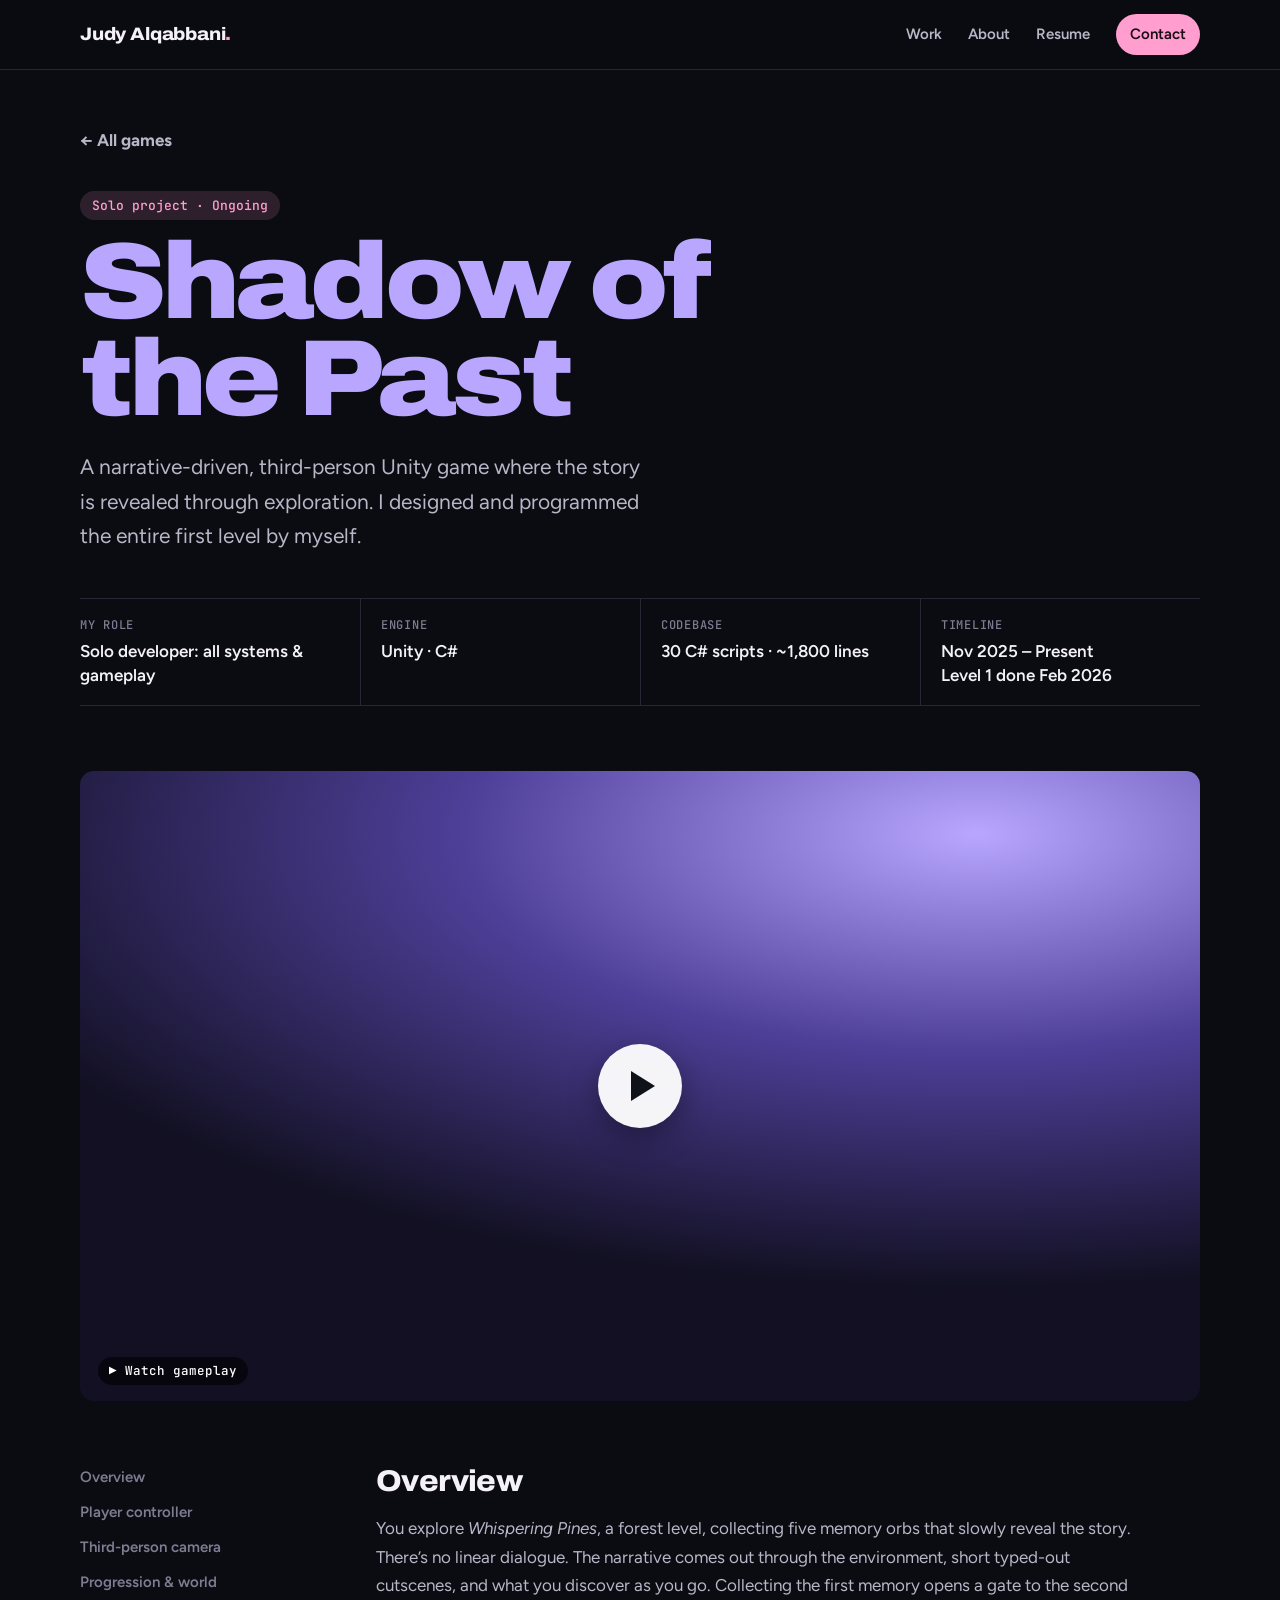
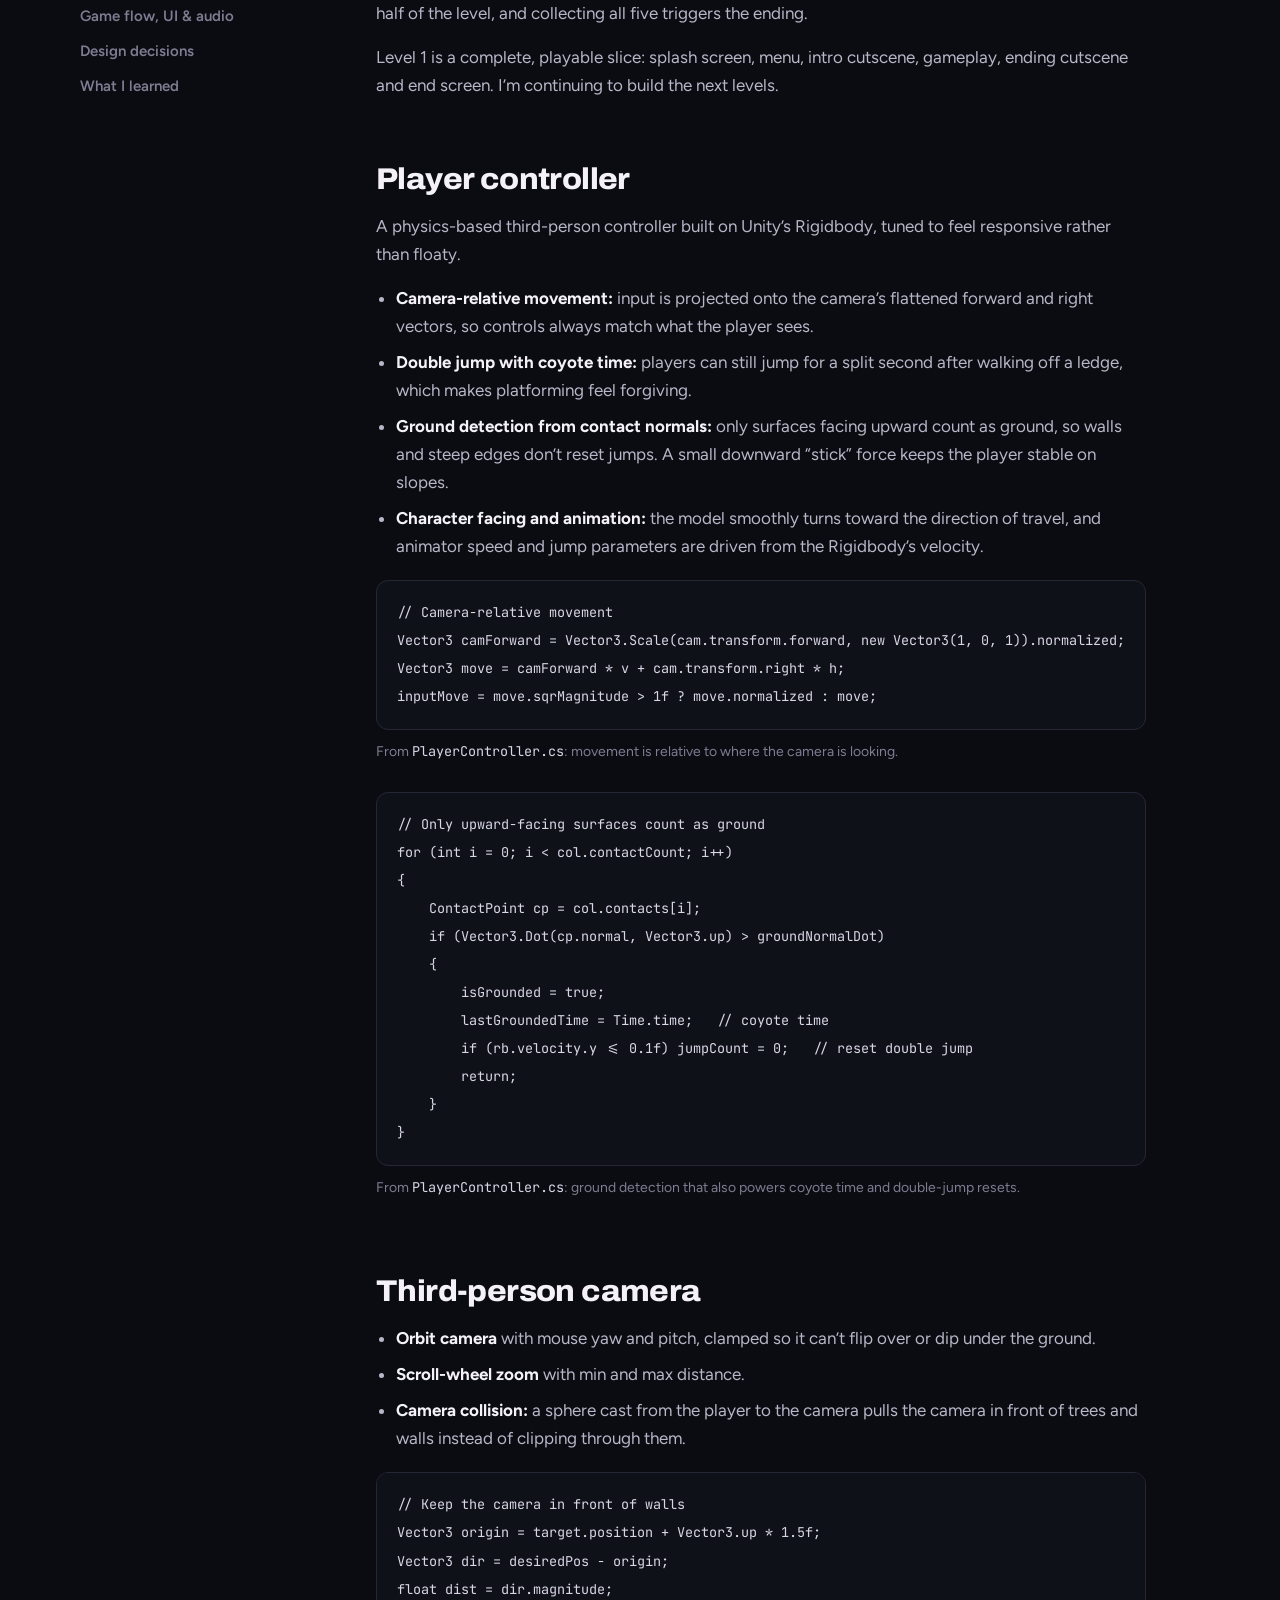
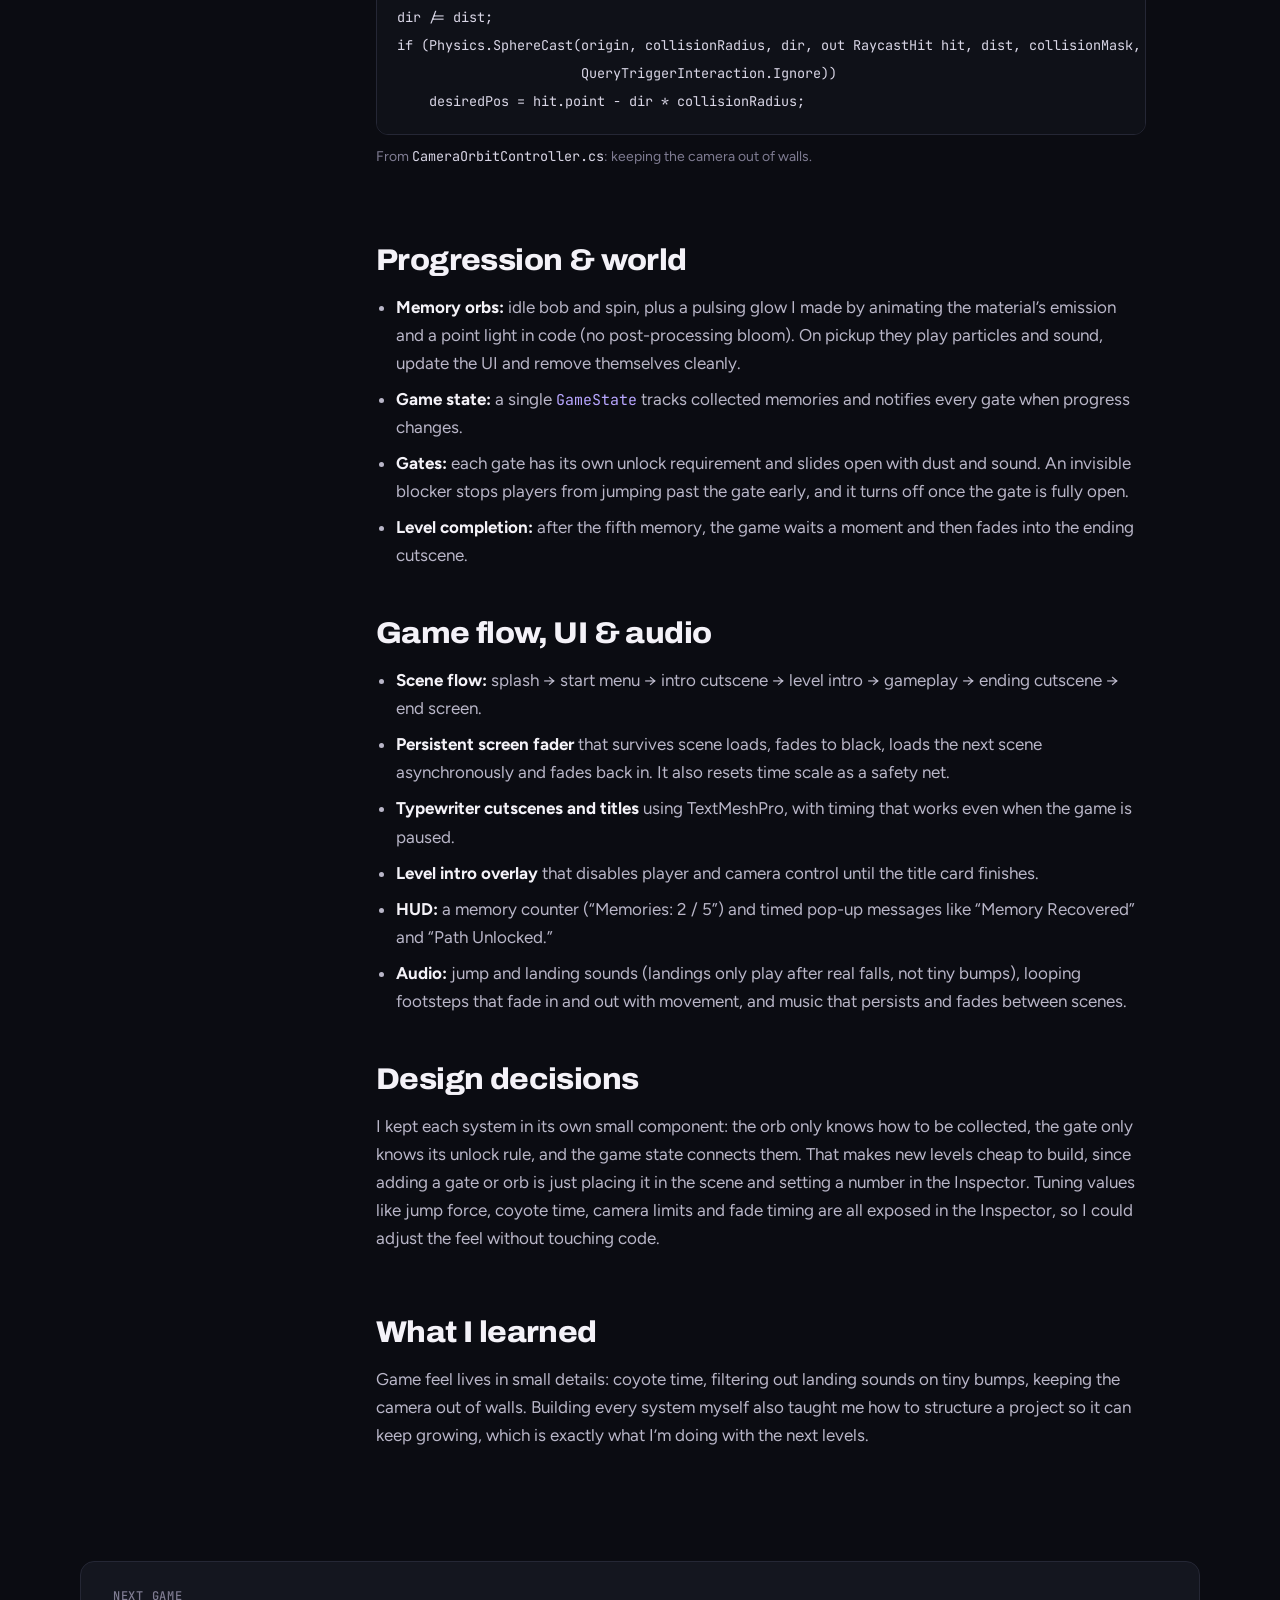
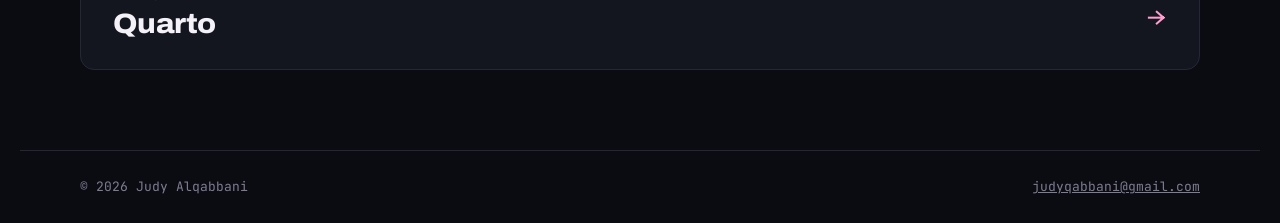
<file: projects/shadow-of-the-past.html>
<!DOCTYPE html>
<html lang="en">
<head>
  <meta charset="utf-8">
  <meta name="viewport" content="width=device-width, initial-scale=1">
  <title>Shadow of the Past · Judy Alqabbani</title>
  <meta name="description" content="A narrative-driven, third-person Unity game where the story is revealed through exploration. I designed and programmed the entire first level by myself.">
  <link rel="preconnect" href="https://fonts.googleapis.com">
  <link rel="preconnect" href="https://fonts.gstatic.com" crossorigin>
  <link rel="stylesheet" href="https://fonts.googleapis.com/css2?family=Archivo:wdth,wght@100..125,700..900&family=Figtree:wght@400;600;700&family=JetBrains+Mono:wght@500&display=swap">
  <link rel="stylesheet" href="../style.css">
</head>
<body>

<header class="site-head">
  <div class="wrap">
    <a class="logo" href="../index.html">Judy Alqabbani<span>.</span></a>
    <nav class="site-nav">
      <a href="../index.html#work">Work</a>
      <a href="../index.html#about" class="hide-sm">About</a>
      <a href="../resume.pdf" target="_blank" rel="noopener" class="hide-sm">Resume</a>
      <a href="../index.html#contact" class="nav-cta">Contact</a>
    </nav>
  </div>
</header>

<main class="wrap m-shadow">
  <div class="p-hero">
    <a class="back" href="../index.html#work">← All games</a><br>
    <span class="chip accent">Solo project · Ongoing</span>
    <h1>Shadow of the Past</h1>
    <p class="tagline">A narrative-driven, third-person Unity game where the story is revealed through exploration. I designed and programmed the entire first level by myself.</p>
    <dl class="meta-grid">
      <div><dt>My role</dt><dd>Solo developer: all systems &amp; gameplay</dd></div>
      <div><dt>Engine</dt><dd>Unity · C#</dd></div>
      <div><dt>Codebase</dt><dd>30 C# scripts · ~1,800 lines</dd></div>
      <div><dt>Timeline</dt><dd>Nov 2025 – Present<br>Level 1 done Feb 2026</dd></div>
    </dl>
  </div>

  <div class="video">
    <button class="yt m-shadow" data-id="UN_A0KecBDI" aria-label="Play Watch gameplay">
      <img data-optional src="https://i.ytimg.com/vi/UN_A0KecBDI/maxresdefault.jpg" alt="">
      <span class="play-btn"></span>
      <span class="yt-label">▶ Watch gameplay</span>
    </button>
  </div>

  <div class="p-body">
    <nav class="toc" aria-label="On this page">
      <a href="#overview">Overview</a>
      <a href="#player">Player controller</a>
      <a href="#camera">Third-person camera</a>
      <a href="#progression">Progression &amp; world</a>
      <a href="#flow">Game flow, UI &amp; audio</a>
      <a href="#design">Design decisions</a>
      <a href="#takeaway">What I learned</a>
    </nav>
    <div class="p-content">
      <section id="overview">
        <h2>Overview</h2>
        <p>You explore <em>Whispering Pines</em>, a forest level, collecting five memory orbs that slowly reveal the story. There’s no linear dialogue. The narrative comes out through the environment, short typed-out cutscenes, and what you discover as you go. Collecting the first memory opens a gate to the second half of the level, and collecting all five triggers the ending.</p>
        <p>Level 1 is a complete, playable slice: splash screen, menu, intro cutscene, gameplay, ending cutscene and end screen. I’m continuing to build the next levels.</p>
      </section>
      <section id="player">
        <h2>Player controller</h2>
        <p>A physics-based third-person controller built on Unity’s Rigidbody, tuned to feel responsive rather than floaty.</p>
        <ul>
          <li><strong>Camera-relative movement:</strong> input is projected onto the camera’s flattened forward and right vectors, so controls always match what the player sees.</li>
          <li><strong>Double jump with coyote time:</strong> players can still jump for a split second after walking off a ledge, which makes platforming feel forgiving.</li>
          <li><strong>Ground detection from contact normals:</strong> only surfaces facing upward count as ground, so walls and steep edges don’t reset jumps. A small downward “stick” force keeps the player stable on slopes.</li>
          <li><strong>Character facing and animation:</strong> the model smoothly turns toward the direction of travel, and animator speed and jump parameters are driven from the Rigidbody’s velocity.</li>
        </ul>
        <figure class="code"><pre><code>// Camera-relative movement
Vector3 camForward = Vector3.Scale(cam.transform.forward, new Vector3(1, 0, 1)).normalized;
Vector3 move = camForward * v + cam.transform.right * h;
inputMove = move.sqrMagnitude &gt; 1f ? move.normalized : move;</code></pre><figcaption class="caption">From <code>PlayerController.cs</code>: movement is relative to where the camera is looking.</figcaption></figure>        <figure class="code"><pre><code>// Only upward-facing surfaces count as ground
for (int i = 0; i &lt; col.contactCount; i++)
{
    ContactPoint cp = col.contacts[i];
    if (Vector3.Dot(cp.normal, Vector3.up) &gt; groundNormalDot)
    {
        isGrounded = true;
        lastGroundedTime = Time.time;   // coyote time
        if (rb.velocity.y &lt;= 0.1f) jumpCount = 0;   // reset double jump
        return;
    }
}</code></pre><figcaption class="caption">From <code>PlayerController.cs</code>: ground detection that also powers coyote time and double-jump resets.</figcaption></figure>
      </section>
      <section id="camera">
        <h2>Third-person camera</h2>
        <ul>
          <li><strong>Orbit camera</strong> with mouse yaw and pitch, clamped so it can’t flip over or dip under the ground.</li>
          <li><strong>Scroll-wheel zoom</strong> with min and max distance.</li>
          <li><strong>Camera collision:</strong> a sphere cast from the player to the camera pulls the camera in front of trees and walls instead of clipping through them.</li>
        </ul>
        <figure class="code"><pre><code>// Keep the camera in front of walls
Vector3 origin = target.position + Vector3.up * 1.5f;
Vector3 dir = desiredPos - origin;
float dist = dir.magnitude;
dir /= dist;
if (Physics.SphereCast(origin, collisionRadius, dir, out RaycastHit hit, dist, collisionMask,
                       QueryTriggerInteraction.Ignore))
    desiredPos = hit.point - dir * collisionRadius;</code></pre><figcaption class="caption">From <code>CameraOrbitController.cs</code>: keeping the camera out of walls.</figcaption></figure>
      </section>
      <section id="progression">
        <h2>Progression &amp; world</h2>
        <ul>
          <li><strong>Memory orbs:</strong> idle bob and spin, plus a pulsing glow I made by animating the material’s emission and a point light in code (no post-processing bloom). On pickup they play particles and sound, update the UI and remove themselves cleanly.</li>
          <li><strong>Game state:</strong> a single <code>GameState</code> tracks collected memories and notifies every gate when progress changes.</li>
          <li><strong>Gates:</strong> each gate has its own unlock requirement and slides open with dust and sound. An invisible blocker stops players from jumping past the gate early, and it turns off once the gate is fully open.</li>
          <li><strong>Level completion:</strong> after the fifth memory, the game waits a moment and then fades into the ending cutscene.</li>
        </ul>
      </section>
      <section id="flow">
        <h2>Game flow, UI &amp; audio</h2>
        <ul>
          <li><strong>Scene flow:</strong> splash → start menu → intro cutscene → level intro → gameplay → ending cutscene → end screen.</li>
          <li><strong>Persistent screen fader</strong> that survives scene loads, fades to black, loads the next scene asynchronously and fades back in. It also resets time scale as a safety net.</li>
          <li><strong>Typewriter cutscenes and titles</strong> using TextMeshPro, with timing that works even when the game is paused.</li>
          <li><strong>Level intro overlay</strong> that disables player and camera control until the title card finishes.</li>
          <li><strong>HUD:</strong> a memory counter (“Memories: 2 / 5”) and timed pop-up messages like “Memory Recovered” and “Path Unlocked.”</li>
          <li><strong>Audio:</strong> jump and landing sounds (landings only play after real falls, not tiny bumps), looping footsteps that fade in and out with movement, and music that persists and fades between scenes.</li>
        </ul>
      </section>
      <section id="design">
        <h2>Design decisions</h2>
        <p>I kept each system in its own small component: the orb only knows how to be collected, the gate only knows its unlock rule, and the game state connects them. That makes new levels cheap to build, since adding a gate or orb is just placing it in the scene and setting a number in the Inspector. Tuning values like jump force, coyote time, camera limits and fade timing are all exposed in the Inspector, so I could adjust the feel without touching code.</p>
      </section>
      <section id="takeaway">
        <h2>What I learned</h2>
        <p>Game feel lives in small details: coyote time, filtering out landing sounds on tiny bumps, keeping the camera out of walls. Building every system myself also taught me how to structure a project so it can keep growing, which is exactly what I’m doing with the next levels.</p>
      </section>
    </div>
  </div>

  <a class="next" href="quarto.html">
    <div><small>Next game</small><strong>Quarto</strong></div>
    <span class="arrow">→</span>
  </a>
</main>

<footer class="site-foot">
  <div class="wrap"><span>© <span data-year>2026</span> Judy Alqabbani</span><a href="mailto:judyqabbani@gmail.com">judyqabbani@gmail.com</a></div>
</footer>

<script src="../main.js"></script>
</body>
</html>
</file>
<file: style.css>
/* Judy Alqabbani — portfolio styles */
:root {
  color-scheme: dark;
  --bg: #0b0c12;
  --paper: #14161f;
  --ink: #f4f2f8;
  --ink-2: #b9b6c8;
  --ink-3: #7f7c92;
  --line: #252735;
  --accent: #ff9ecf;       /* pastel pink */
  --accent-ink: #1a0d15;
  --tint: rgba(255,158,207,.14);
  --live: #8ff0c8;         /* mint */
  --live-tint: rgba(143,240,200,.12);
  --lav: #b8a6ff;
  --peach: #ffc39e;
  --sky: #9fd8ff;
  --glow: linear-gradient(100deg, #b8a6ff 0%, #ff9ecf 50%, #ffc39e 100%);
  --display: "Archivo", "Helvetica Neue", Arial, sans-serif;
  --body: "Figtree", "Helvetica Neue", Arial, sans-serif;
  --mono: "JetBrains Mono", ui-monospace, Menlo, Consolas, monospace;
  --radius: 14px;
  --max: 1120px;
}

*, *::before, *::after { box-sizing: border-box; }
html { scroll-behavior: smooth; }
body {
  margin: 0;
  background: var(--bg);
  color: var(--ink);
  font: 17px/1.65 var(--body);
  -webkit-font-smoothing: antialiased;
  padding-inline: 20px;
}
img { max-width: 100%; display: block; }
a { color: inherit; }
a:focus-visible, button:focus-visible { outline: 2px solid var(--accent); outline-offset: 3px; border-radius: 4px; }
.wrap { max-width: var(--max); margin-inline: auto; }

/* ---------- header ---------- */
.site-head {
  position: sticky; top: 0; z-index: 10;
  margin-inline: -20px; padding: 14px 20px;
  background: color-mix(in srgb, var(--bg) 88%, transparent);
  backdrop-filter: blur(12px);
  border-bottom: 1px solid var(--line);
}
.site-head .wrap { display: flex; align-items: center; justify-content: space-between; gap: 20px; }
.logo { font: 800 18px/1 var(--display); font-stretch: 110%; letter-spacing: -.01em; text-decoration: none; }
.logo span { color: var(--accent); }
.site-nav { display: flex; gap: 26px; align-items: center; }
.site-nav a { text-decoration: none; font-weight: 600; font-size: 15px; color: var(--ink-2); }
.site-nav a:hover { color: var(--ink); }
.site-nav .nav-cta { color: var(--accent-ink); background: var(--accent); padding: 8px 14px; border-radius: 999px; }
.site-nav .nav-cta:hover { color: var(--accent-ink); filter: brightness(1.08); }

/* ---------- shared bits ---------- */
.eyebrow { font: 500 13px/1 var(--mono); letter-spacing: .06em; text-transform: uppercase; color: var(--ink-3); margin: 0 0 14px; }
.chip { display: inline-flex; align-items: center; gap: 8px; font: 500 13px/1 var(--mono); padding: 7px 11px; border-radius: 999px; background: var(--paper); border: 1px solid var(--line); color: var(--ink-2); white-space: nowrap; }
.chip.live { background: var(--live-tint); border-color: transparent; color: var(--live); }
.chip.live::before { content: ""; width: 7px; height: 7px; border-radius: 50%; background: currentColor; }
.chip.accent { background: var(--tint); border-color: transparent; color: var(--accent); }
.btn { display: inline-flex; align-items: center; gap: 8px; padding: 13px 20px; border-radius: 999px; font: 700 15px/1 var(--body); text-decoration: none; border: 1.5px solid var(--ink); background: transparent; color: var(--ink); cursor: pointer; transition: transform .15s, background .15s; }
.btn:hover { transform: translateY(-1px); }
.btn.primary { background: var(--accent); border-color: var(--accent); color: var(--accent-ink); }
.btn { border-color: #3a3d50; }
.btn:hover { border-color: var(--ink-2); }
.btn-row { display: flex; flex-wrap: wrap; gap: 12px; }
h1, h2, h3 { text-wrap: balance; }
h2.section-title { font: 800 clamp(32px, 4.4vw, 52px)/1 var(--display); font-stretch: 108%; letter-spacing: -.025em; margin: 0; }
section { padding-block: 72px; scroll-margin-top: 70px; }
.section-head { display: flex; justify-content: space-between; align-items: end; gap: 16px; flex-wrap: wrap; margin-bottom: 36px; }
.section-head p { margin: 0; color: var(--ink-2); max-width: 42ch; }

/* ---------- hero (home) ---------- */
.hero { padding-block: 88px 64px; }
.hero h1 {
  font: 900 clamp(52px, 10.5vw, 136px)/.88 var(--display);
  font-stretch: 112%;
  letter-spacing: -.045em;
  margin: 18px 0 32px;
}
.hero-role { font: 900 clamp(30px, 5.4vw, 64px)/1 var(--display); font-stretch: 112%; letter-spacing: -.03em; margin: -14px 0 32px; background: var(--glow); -webkit-background-clip: text; background-clip: text; color: transparent; width: fit-content; padding-bottom: .08em; }
.hero-grid { display: grid; grid-template-columns: 1fr; gap: 28px; }
.hero-intro { font-size: 20px; line-height: 1.55; color: var(--ink-2); margin: 0; max-width: 36ch; }
.hero-intro strong { color: var(--ink); font-weight: 700; }
.hero-side { display: grid; gap: 20px; justify-items: start; }

/* ---------- project cards ---------- */
.work-grid { display: grid; grid-template-columns: repeat(2, 1fr); gap: 28px; }
.card { display: flex; flex-direction: column; background: var(--paper); border: 1px solid var(--line); border-radius: var(--radius); overflow: hidden; text-decoration: none; transition: transform .2s, box-shadow .2s; }
.card:hover { transform: translateY(-3px); border-color: var(--c, var(--accent)); box-shadow: 0 20px 50px -24px var(--c, var(--accent)); }
.card-media { position: relative; aspect-ratio: 16 / 9; overflow: hidden; background: var(--m-bg, #1d2230); }
.card-media img { width: 100%; height: 100%; object-fit: cover; transition: transform .4s; }
.card:hover .card-media img { transform: scale(1.03); }
.card-media .media-title { position: absolute; inset: auto 22px 20px 22px; font: 900 clamp(28px, 3.4vw, 40px)/.92 var(--display); font-stretch: 110%; letter-spacing: -.03em; color: #fff; }
.card-media .play { position: absolute; right: 16px; top: 16px; font: 500 12px/1 var(--mono); color: #fff; background: rgba(0,0,0,.55); padding: 7px 10px; border-radius: 999px; }
.card-body { padding: 22px 24px 26px; display: grid; gap: 12px; flex: 1; align-content: start; }
.card-top { display: flex; justify-content: space-between; align-items: center; gap: 10px; flex-wrap: wrap; }
.card h3 { font: 800 26px/1.1 var(--display); font-stretch: 106%; letter-spacing: -.02em; margin: 0; }
.card p { margin: 0; color: var(--ink-2); }
.tags { display: flex; flex-wrap: wrap; gap: 8px; }
.tags span { font: 500 12.5px/1 var(--mono); color: var(--ink-2); padding: 6px 9px; border-radius: 6px; background: #1c1f2b; }
.card .more { margin-top: 4px; font-weight: 700; color: var(--c, var(--accent)); }
.card h3 { color: var(--ink); }
.card:hover h3 { color: var(--c, var(--ink)); }

/* game-specific media grounds (used when there's no image yet) */
.m-bladder { --c: #8ff0c8; --m-bg: radial-gradient(120% 90% at 80% 10%, #8ff0c8 0%, #2b7f6f 38%, #10201f 80%); }
.m-fights  { --c: #ff9ecf; --m-bg: radial-gradient(120% 90% at 80% 10%, #ff9ecf 0%, #a3336f 38%, #23101c 80%); }
.m-shadow  { --c: #b8a6ff; --m-bg: radial-gradient(120% 90% at 80% 10%, #b8a6ff 0%, #4e3f99 38%, #121022 80%); }
.m-quarto  { --c: #ffc39e; --m-bg: radial-gradient(120% 90% at 80% 10%, #ffc39e 0%, #a35d33 38%, #221510 80%); }
.card.m-bladder, .card.m-fights, .card.m-shadow, .card.m-quarto { background: var(--paper); }

/* ---------- other projects list ---------- */
.others { margin-top: 28px; border-top: 1px solid var(--line); }
.other { display: grid; grid-template-columns: 1fr 2fr auto; gap: 24px; align-items: baseline; padding: 20px 0; border-bottom: 1px solid var(--line); }
.other h3 { margin: 0; font: 700 19px/1.3 var(--body); }
.other p { margin: 0; color: var(--ink-2); }
.other a { font-weight: 700; color: var(--peach); text-decoration: none; white-space: nowrap; }

/* ---------- about ---------- */
.about-grid { display: grid; grid-template-columns: 1.2fr 1fr; gap: 64px; }
.about-grid p { margin: 0 0 18px; color: var(--ink-2); max-width: 60ch; }
.facts { margin: 0; border-top: 1px solid var(--line); }
.facts div { display: grid; grid-template-columns: 120px 1fr; gap: 16px; padding: 16px 0; border-bottom: 1px solid var(--line); }
.facts dt { font: 500 12.5px/1.7 var(--mono); text-transform: uppercase; letter-spacing: .05em; color: var(--ink-3); }
.facts dd { margin: 0; font-weight: 600; }
.facts small { display: block; font-weight: 400; color: var(--ink-2); font-size: 15px; }

/* ---------- skills ---------- */
.skills { display: grid; grid-template-columns: repeat(3, 1fr); gap: 20px; }
.skill.wide { grid-column: 1 / -1; }
.skill ul.cols { grid-template-columns: repeat(2, 1fr); column-gap: 32px; }
.facts dd.list { line-height: 1.7; }
.skill { background: var(--paper); border: 1px solid var(--line); border-radius: var(--radius); padding: 22px; }
.skill h3 { margin: 0 0 12px; font: 500 12.5px/1 var(--mono); text-transform: uppercase; letter-spacing: .06em; color: var(--sc, var(--accent)); }
.skill:nth-child(1) { --sc: var(--live); } .skill:nth-child(2) { --sc: var(--accent); } .skill:nth-child(3) { --sc: var(--lav); } .skill:nth-child(4) { --sc: var(--peach); }
.skill ul { margin: 0; padding: 0; list-style: none; display: grid; gap: 6px; font-weight: 600; }

/* ---------- contact ---------- */
.contact { padding-block: 88px; }
.contact-card { background: var(--glow); color: #14101c; border-radius: 22px; padding: clamp(32px, 6vw, 64px); display: grid; gap: 24px; }
.contact-card h2 { font: 900 clamp(36px, 6vw, 72px)/.95 var(--display); font-stretch: 110%; letter-spacing: -.035em; margin: 0; max-width: 14ch; }
.contact-card p { margin: 0; opacity: .75; max-width: 46ch; }
.contact-card .btn { border-color: #14101c; color: #14101c; }
.contact-card .btn.primary { background: #14101c; border-color: #14101c; color: #fff; }
.site-foot { border-top: 1px solid var(--line); padding-block: 26px; color: var(--ink-3); font: 13px/1.5 var(--mono); }
.site-foot .wrap { display: flex; justify-content: space-between; gap: 16px; flex-wrap: wrap; }

/* ---------- project page ---------- */
.p-hero { padding-block: 56px 36px; }
.back { display: inline-flex; gap: 8px; font-weight: 700; color: var(--ink-2); text-decoration: none; margin-bottom: 36px; }
.back:hover { color: var(--ink); }
.p-hero h1 { color: var(--c, var(--ink)); font: 900 clamp(46px, 8.5vw, 108px)/.9 var(--display); font-stretch: 112%; letter-spacing: -.04em; margin: 14px 0 22px; }
.p-hero .tagline { font-size: 21px; color: var(--ink-2); max-width: 44ch; margin: 0; }
.meta-grid { display: grid; grid-template-columns: repeat(4, 1fr); gap: 0; margin-top: 44px; border-top: 1px solid var(--line); border-bottom: 1px solid var(--line); }
.meta-grid div { padding: 18px 20px 18px 0; }
.meta-grid div + div { padding-left: 20px; border-left: 1px solid var(--line); }
.meta-grid dt { font: 500 12px/1.4 var(--mono); text-transform: uppercase; letter-spacing: .06em; color: var(--ink-3); margin-bottom: 6px; }
.meta-grid dd { margin: 0; font-weight: 600; line-height: 1.4; }

.video { margin-block: 12px 8px; }
.yt, .media-slot { position: relative; display: block; width: 100%; aspect-ratio: 16 / 9; border: 0; padding: 0; border-radius: var(--radius); overflow: hidden; background: var(--m-bg, #1d2230); cursor: pointer; }
.yt img { width: 100%; height: 100%; object-fit: cover; }
.yt .play-btn { position: absolute; left: 50%; top: 50%; translate: -50% -50%; width: 84px; height: 84px; border-radius: 50%; background: rgba(255,255,255,.95); display: grid; place-items: center; box-shadow: 0 10px 30px rgba(0,0,0,.35); transition: scale .2s; }
.yt:hover .play-btn { scale: 1.07; }
.yt .play-btn::after { content: ""; margin-left: 6px; border-left: 24px solid #0f1319; border-top: 15px solid transparent; border-bottom: 15px solid transparent; }
.yt .yt-label { position: absolute; left: 18px; bottom: 16px; font: 500 12.5px/1 var(--mono); color: #fff; background: rgba(0,0,0,.6); padding: 8px 11px; border-radius: 999px; }
.yt iframe { position: absolute; inset: 0; width: 100%; height: 100%; border: 0; }
.media-slot { cursor: default; display: grid; place-items: center; text-align: center; color: #fff; }
.media-slot span { font: 500 13px/1.5 var(--mono); background: rgba(0,0,0,.35); padding: 10px 14px; border-radius: 10px; }
.caption { font-size: 14px; color: var(--ink-3); margin: 10px 0 0; }

.p-body { display: grid; grid-template-columns: 240px 1fr; gap: 56px; padding-block: 56px 24px; }
.toc { position: sticky; top: 90px; align-self: start; display: grid; gap: 10px; font-weight: 600; font-size: 15px; }
.toc a { text-decoration: none; color: var(--ink-3); }
.toc a:hover { color: var(--ink); }
.p-content { max-width: 70ch; }
.p-content section { padding-block: 0 48px; }
.p-content h2 { font: 800 30px/1.1 var(--display); font-stretch: 106%; letter-spacing: -.02em; margin: 0 0 16px; }
.p-content p { margin: 0 0 16px; color: var(--ink-2); }
.p-content ul { margin: 0; padding-left: 20px; color: var(--ink-2); display: grid; gap: 8px; }
.p-content li strong { color: var(--ink); }
.contrib { list-style: none; padding: 0 !important; display: grid; gap: 14px !important; }
.contrib li { display: grid; border-left: 3px solid var(--c, var(--accent)); grid-template-columns: auto 1fr; gap: 14px; align-items: start; background: var(--paper); border: 1px solid var(--line); border-radius: 12px; padding: 16px 18px; color: var(--ink); }
.contrib li p { margin: 4px 0 0; font-size: 15.5px; }
.status { font: 500 11.5px/1 var(--mono); text-transform: uppercase; letter-spacing: .05em; padding: 6px 8px; border-radius: 6px; margin-top: 3px; white-space: nowrap; }
.status.done { background: var(--live-tint); color: var(--live); }
.status.wip { background: var(--tint); color: var(--accent); }
.shot { margin: 8px 0 24px; }
.shot img { border-radius: 12px; border: 1px solid var(--line); }
.callout { background: var(--paper); border: 1px solid var(--line); border-left: 4px solid var(--c, var(--accent)); border-radius: 10px; padding: 18px 20px; }
.callout p:last-child { margin: 0; }

.next { display: flex; justify-content: space-between; align-items: center; gap: 16px; padding: 28px 32px; margin-block: 24px 80px; background: var(--paper); border: 1px solid var(--line); border-radius: var(--radius); text-decoration: none; transition: transform .2s; }
.next:hover { transform: translateY(-2px); }
.next small { display: block; font: 500 12px/1 var(--mono); text-transform: uppercase; letter-spacing: .06em; color: var(--ink-3); margin-bottom: 8px; }
.next strong { font: 800 28px/1 var(--display); font-stretch: 108%; letter-spacing: -.02em; }
.next .arrow { font-size: 28px; color: var(--accent); }
.next:hover { border-color: var(--accent); }

/* ---------- responsive ---------- */
@media (max-width: 900px) {
  .hero-grid, .about-grid { grid-template-columns: 1fr; gap: 32px; }
  .work-grid { grid-template-columns: 1fr; }
  .skills { grid-template-columns: repeat(2, 1fr); }
  .skill ul.cols { grid-template-columns: 1fr; }
  .p-body { grid-template-columns: 1fr; gap: 24px; }
  .toc { display: none; }
  .meta-grid { grid-template-columns: repeat(2, 1fr); }
  .meta-grid div:nth-child(3) { padding-left: 0; border-left: 0; }
  .meta-grid div:nth-child(n+3) { border-top: 1px solid var(--line); }
}
@media (max-width: 600px) {
  body { font-size: 16px; }
  .site-nav { gap: 16px; }
  .site-nav .hide-sm { display: none; }
  section { padding-block: 52px; }
  .hero { padding-block: 56px 40px; }
  .hero-intro { font-size: 18px; }
  .other { grid-template-columns: 1fr; gap: 6px; }
  .skills { grid-template-columns: 1fr; }
  .facts div { grid-template-columns: 1fr; gap: 2px; }
  .meta-grid { grid-template-columns: 1fr; }
  .meta-grid div, .meta-grid div + div { padding: 14px 0; border-left: 0; }
  .meta-grid div + div { border-top: 1px solid var(--line); }
  .yt .play-btn { width: 64px; height: 64px; }
  .next { padding: 22px; }
  .next strong { font-size: 22px; }
}
@media (prefers-reduced-motion: reduce) {
  html { scroll-behavior: auto; }
  * { transition: none !important; }
}

.cover-img { width: 100%; aspect-ratio: 16 / 9; object-fit: cover; border-radius: var(--radius); }
figure.video { margin-inline: 0; }

/* code snippets */
figure.code { margin: 20px 0 28px; }
figure.code pre { margin: 0; overflow-x: auto; background: #0f1118; border: 1px solid var(--line); border-radius: 12px; padding: 18px 20px; }
figure.code code { font: 13.5px/1.6 var(--mono); color: #d9d6e6; white-space: pre; }
.p-content code { font: 0.88em var(--mono); color: var(--c, var(--accent)); }
figure.code code { color: #d9d6e6; }
.p-content { min-width: 0; } figure.code { max-width: 100%; }
</file>
